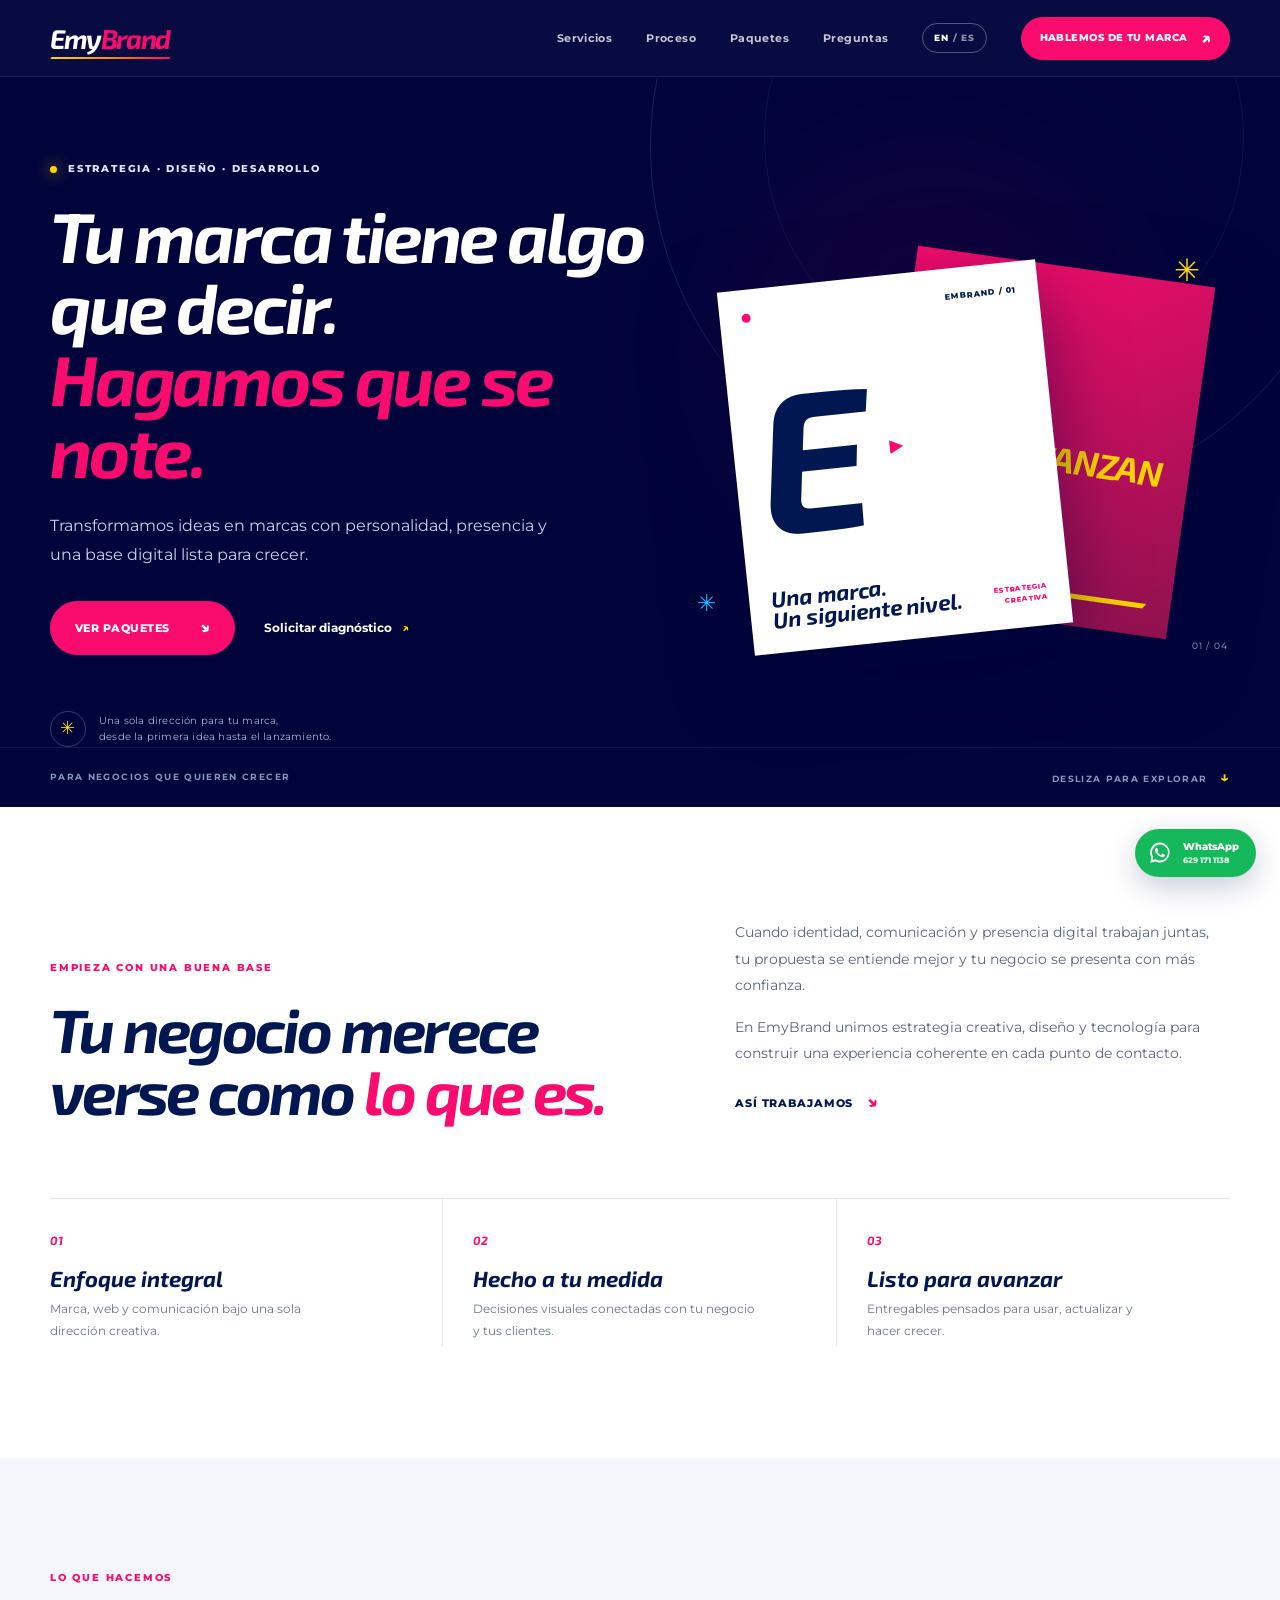
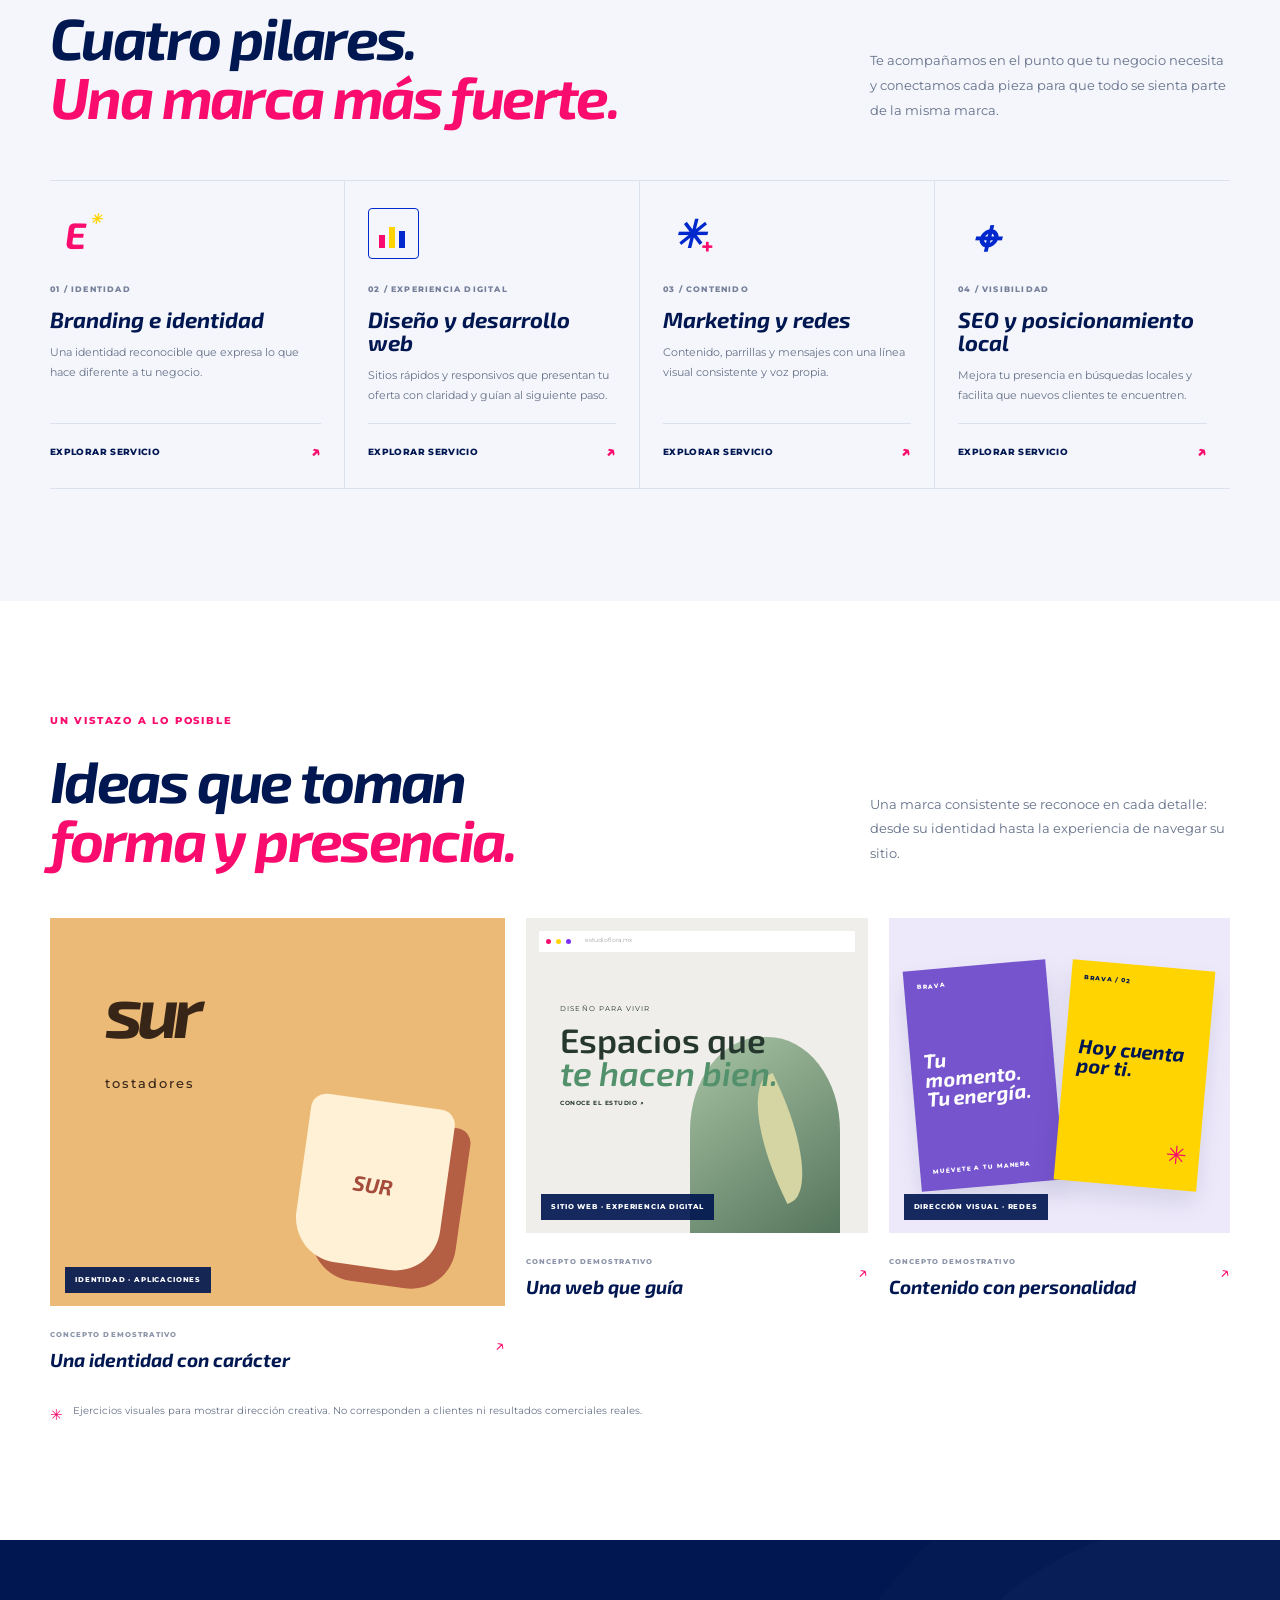
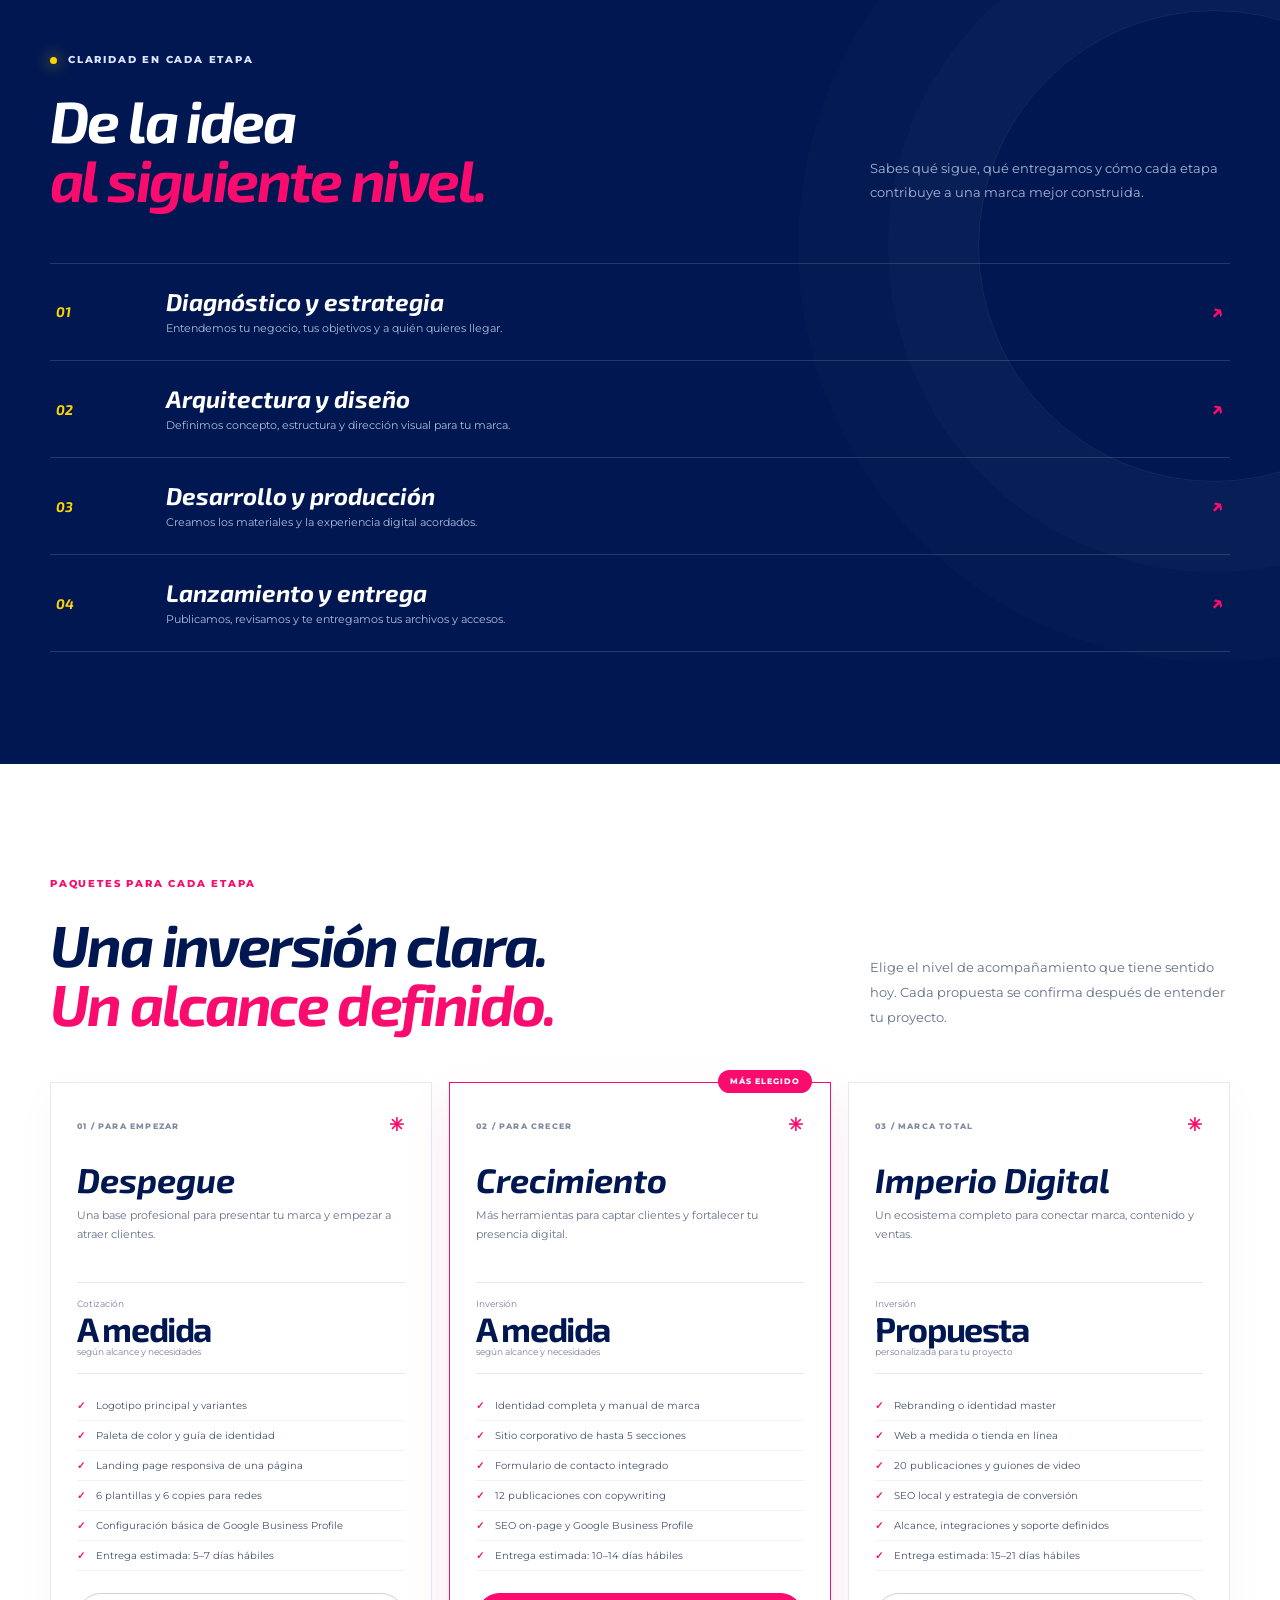
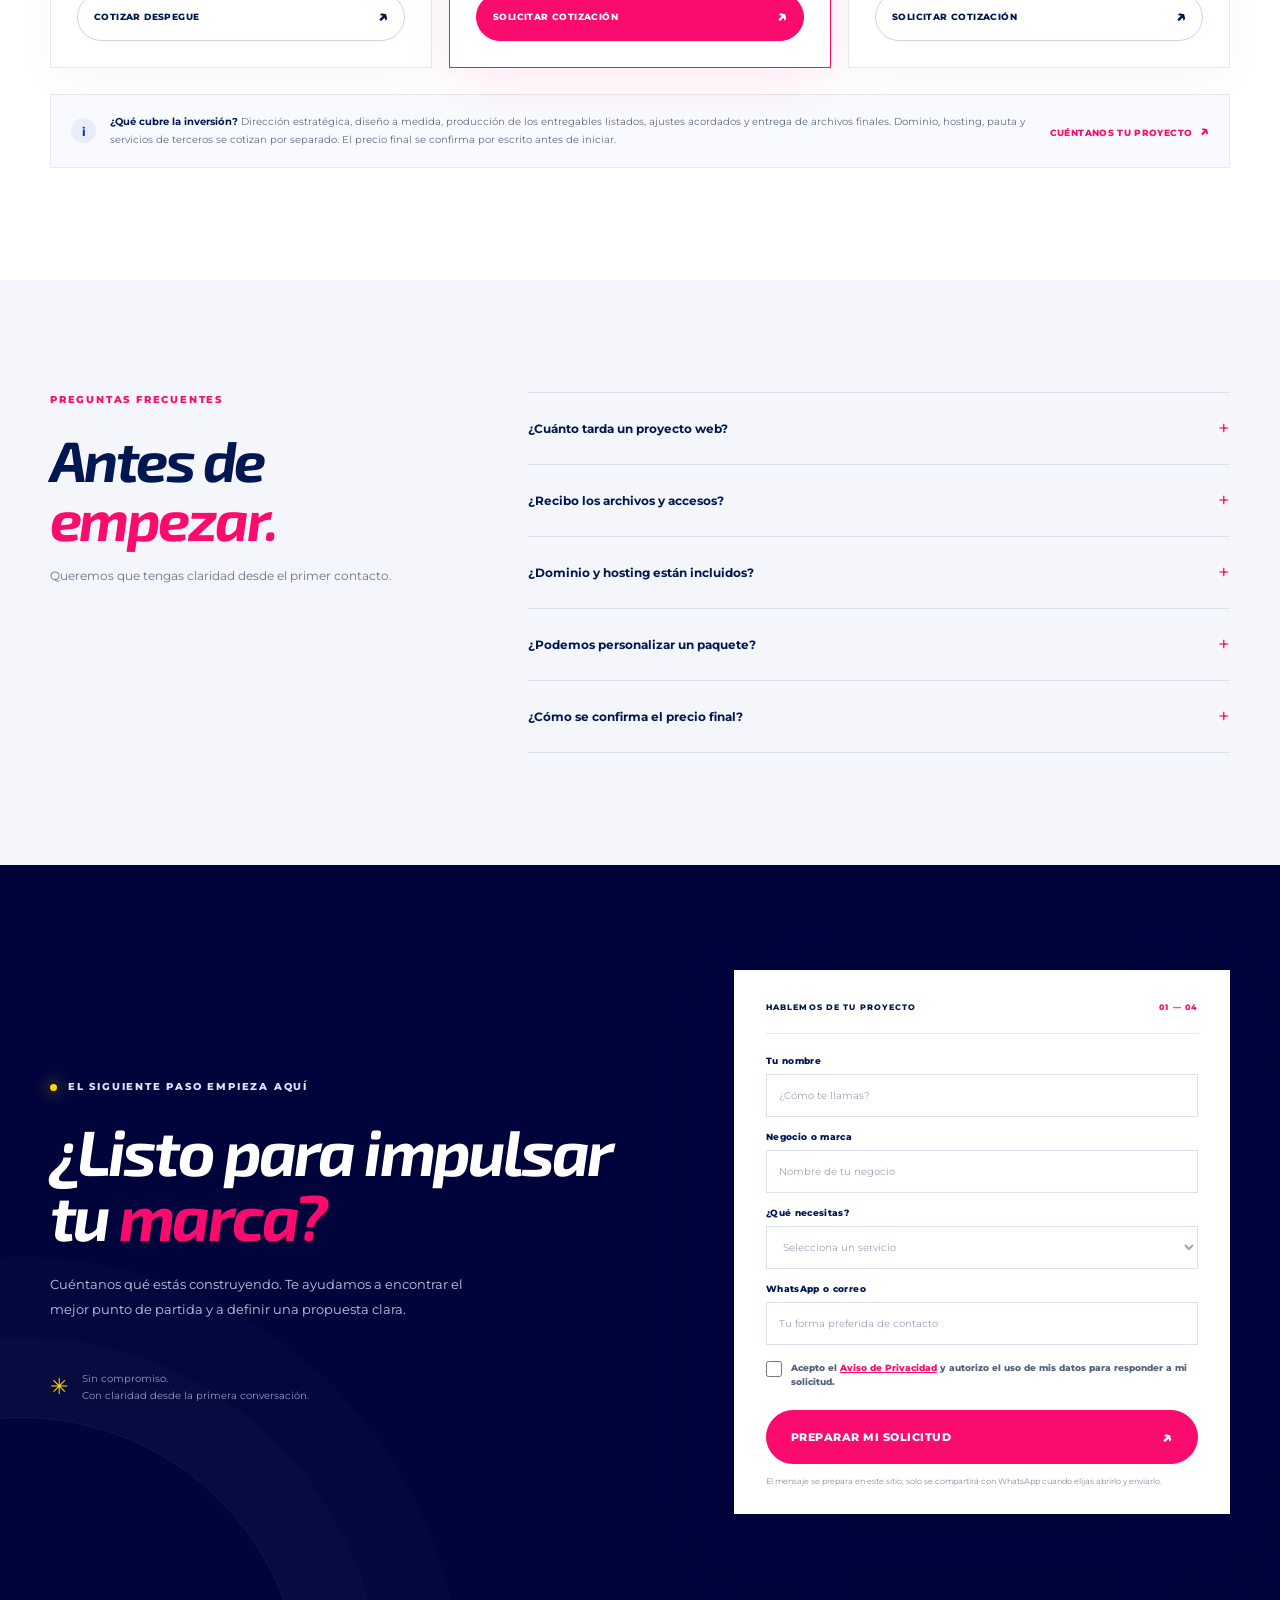
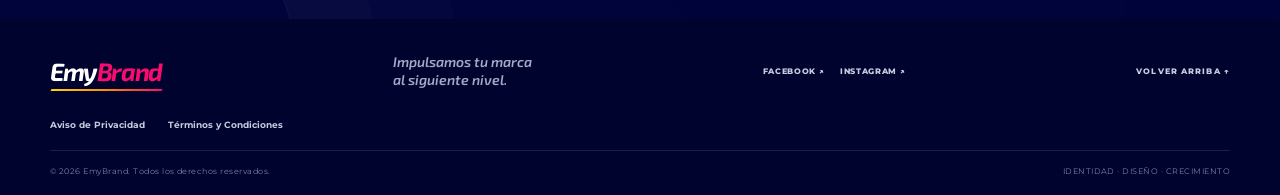
<file: index.html>
<!doctype html>
<html lang="es-MX" translate="no">
  <head>
    <meta charset="utf-8">
    <meta name="viewport" content="width=device-width, initial-scale=1">
    <meta name="theme-color" content="#001751">
    <meta name="description" content="EmyBrand impulsa marcas con estrategia, identidad visual, desarrollo web y posicionamiento digital. Paquetes claros para hacer crecer tu negocio.">
    <title>EmyBrand — Impulsamos tu marca al siguiente nivel</title>
    <link rel="preconnect" href="https://fonts.googleapis.com">
    <link rel="preconnect" href="https://fonts.gstatic.com" crossorigin>
    <link href="https://fonts.googleapis.com/css2?family=Exo+2:ital,wght@0,500;0,600;0,700;1,600;1,700&family=Montserrat:wght@400;500;600;700;800&display=swap" rel="stylesheet">
    <link rel="stylesheet" href="styles.css?v=20261121-1">
  </head>
  <body>
    <a class="skip-link" href="#contenido">Saltar al contenido</a>
    <header class="site-header" id="inicio">
      <div class="container nav-wrap">
        <a class="wordmark" href="#inicio" aria-label="EmyBrand, inicio"><span>Emy</span><b>Brand</b><i aria-hidden="true"></i></a>
        <button class="menu-toggle" aria-expanded="false" aria-controls="main-nav" aria-label="Abrir menú"><span></span><span></span></button>
        <nav id="main-nav" class="main-nav" aria-label="Navegación principal">
          <a href="#servicios">Servicios</a><a href="#proceso">Proceso</a><a href="#paquetes">Paquetes</a><a href="#preguntas">Preguntas</a>
          <button class="language-toggle" id="language-toggle" type="button" aria-label="Switch to English">EN <span>/ ES</span></button>
          <a class="button button-small" href="#diagnostico">Hablemos de tu marca <span aria-hidden="true">↗</span></a>
        </nav>
      </div>
    </header>

    <main id="contenido">
      <section class="hero section-dark">
        <div class="hero-orbit orbit-one"></div><div class="hero-orbit orbit-two"></div><div class="hero-glow"></div>
        <div class="container hero-grid">
          <div class="hero-copy">
            <p class="eyebrow"><span class="eyebrow-dot"></span> ESTRATEGIA · DISEÑO · DESARROLLO</p>
            <h1>Tu marca tiene algo que decir.<br><em>Hagamos que se note.</em></h1>
            <p class="hero-lede">Transformamos ideas en marcas con personalidad, presencia y una base digital lista para crecer.</p>
            <div class="hero-actions"><a class="button" href="#paquetes">Ver paquetes <span aria-hidden="true">↘</span></a><a class="text-link" href="#diagnostico">Solicitar diagnóstico <span aria-hidden="true">↗</span></a></div>
            <div class="hero-proof"><span class="proof-mark">✳</span><span>Una sola dirección para tu marca,<br>desde la primera idea hasta el lanzamiento.</span></div>
          </div>
          <div class="hero-art" aria-label="Composición gráfica abstracta de marca" role="img">
            <div class="art-card art-back"><span>IDEAS</span><span>QUE AVANZAN</span><div class="art-line"></div></div>
            <div class="art-card art-front"><div class="art-top"><span class="art-dot"></span><span>EMBRAND / 01</span></div><div class="art-e">E<span>▶</span></div><div class="art-bottom"><b>Una marca.<br>Un siguiente nivel.</b><span>ESTRATEGIA CREATIVA</span></div></div>
            <span class="art-star star-a">✳</span><span class="art-star star-b">✳</span><span class="art-index">01 / 04</span>
          </div>
        </div>
        <div class="hero-footer"><div class="container hero-footer-inner"><span>PARA NEGOCIOS QUE QUIEREN CRECER</span><span class="scroll-note">DESLIZA PARA EXPLORAR <b>↓</b></span></div></div>
      </section>

      <section class="intro section-pad">
        <div class="container intro-grid"><div><p class="eyebrow eyebrow-blue">EMPIEZA CON UNA BUENA BASE</p><h2>Tu negocio merece<br>verse como <em>lo que es.</em></h2></div><div class="intro-copy"><p>Cuando identidad, comunicación y presencia digital trabajan juntas, tu propuesta se entiende mejor y tu negocio se presenta con más confianza.</p><p>En EmyBrand unimos estrategia creativa, diseño y tecnología para construir una experiencia coherente en cada punto de contacto.</p><a class="arrow-link" href="#proceso">Así trabajamos <span>↘</span></a></div></div>
        <div class="container value-strip"><article><span class="value-num">01</span><h3>Enfoque integral</h3><p>Marca, web y comunicación bajo una sola dirección creativa.</p></article><article><span class="value-num">02</span><h3>Hecho a tu medida</h3><p>Decisiones visuales conectadas con tu negocio y tus clientes.</p></article><article><span class="value-num">03</span><h3>Listo para avanzar</h3><p>Entregables pensados para usar, actualizar y hacer crecer.</p></article></div>
      </section>

      <section class="services section-tint section-pad" id="servicios">
        <div class="container"><div class="section-heading"><div><p class="eyebrow eyebrow-blue">LO QUE HACEMOS</p><h2>Cuatro pilares.<br><em>Una marca más fuerte.</em></h2></div><p>Te acompañamos en el punto que tu negocio necesita y conectamos cada pieza para que todo se sienta parte de la misma marca.</p></div>
          <div class="service-grid">
            <article class="service-card"><div class="service-icon icon-brand">E<span>✳</span></div><span class="card-kicker">01 / IDENTIDAD</span><h3>Branding e identidad</h3><p>Una identidad reconocible que expresa lo que hace diferente a tu negocio.</p><a href="#diagnostico" aria-label="Consultar branding e identidad">Explorar servicio <span>↗</span></a></article>
            <article class="service-card"><div class="service-icon icon-web"><span></span><span></span><span></span></div><span class="card-kicker">02 / EXPERIENCIA DIGITAL</span><h3>Diseño y desarrollo web</h3><p>Sitios rápidos y responsivos que presentan tu oferta con claridad y guían al siguiente paso.</p><a href="#diagnostico" aria-label="Consultar diseño y desarrollo web">Explorar servicio <span>↗</span></a></article>
            <article class="service-card"><div class="service-icon icon-social">✳<span>+</span></div><span class="card-kicker">03 / CONTENIDO</span><h3>Marketing y redes</h3><p>Contenido, parrillas y mensajes con una línea visual consistente y voz propia.</p><a href="#diagnostico" aria-label="Consultar marketing y redes">Explorar servicio <span>↗</span></a></article>
            <article class="service-card"><div class="service-icon icon-local">⌖</div><span class="card-kicker">04 / VISIBILIDAD</span><h3>SEO y posicionamiento local</h3><p>Mejora tu presencia en búsquedas locales y facilita que nuevos clientes te encuentren.</p><a href="#diagnostico" aria-label="Consultar SEO y posicionamiento local">Explorar servicio <span>↗</span></a></article>
          </div>
        </div>
      </section>

      <section class="portfolio section-pad" id="proyectos">
        <div class="container"><div class="section-heading portfolio-heading"><div><p class="eyebrow eyebrow-blue">UN VISTAZO A LO POSIBLE</p><h2>Ideas que toman<br><em>forma y presencia.</em></h2></div><p>Una marca consistente se reconoce en cada detalle: desde su identidad hasta la experiencia de navegar su sitio.</p></div>
          <div class="portfolio-grid">
            <article class="project project-large"><div class="project-visual project-cafe"><div class="mock-brand">sur<br><i>tostadores</i></div><div class="mock-cup"><span>SUR</span></div><span class="mock-label">IDENTIDAD · APLICACIONES</span></div><div class="project-caption"><div><span>CONCEPTO DEMOSTRATIVO</span><h3>Una identidad con carácter</h3></div><span class="project-arrow">↗</span></div></article>
            <article class="project"><div class="project-visual project-web"><div class="browser-bar"><i></i><i></i><i></i><span>estudioflora.mx</span></div><div class="web-hero"><small>DISEÑO PARA VIVIR</small><b>Espacios que<br><em>te hacen bien.</em></b><span>CONOCE EL ESTUDIO&nbsp; ↗</span></div><div class="web-photo"></div><span class="mock-label">SITIO WEB · EXPERIENCIA DIGITAL</span></div><div class="project-caption"><div><span>CONCEPTO DEMOSTRATIVO</span><h3>Una web que guía</h3></div><span class="project-arrow">↗</span></div></article>
            <article class="project"><div class="project-visual project-social"><div class="social-tile tile-one"><span>BRAVA</span><b>Tu momento.<br>Tu energía.</b><small>MUÉVETE A TU MANERA</small></div><div class="social-tile tile-two"><span>BRAVA / 02</span><b>Hoy cuenta<br>por ti.</b><i>✳</i></div><span class="mock-label">DIRECCIÓN VISUAL · REDES</span></div><div class="project-caption"><div><span>CONCEPTO DEMOSTRATIVO</span><h3>Contenido con personalidad</h3></div><span class="project-arrow">↗</span></div></article>
          </div>
          <p class="portfolio-note"><span>✳</span> Ejercicios visuales para mostrar dirección creativa. No corresponden a clientes ni resultados comerciales reales.</p>
        </div>
      </section>

      <section class="process section-dark section-pad" id="proceso">
        <div class="container"><div class="section-heading process-heading"><div><p class="eyebrow"><span class="eyebrow-dot"></span> CLARIDAD EN CADA ETAPA</p><h2>De la idea<br><em>al siguiente nivel.</em></h2></div><p>Sabes qué sigue, qué entregamos y cómo cada etapa contribuye a una marca mejor construida.</p></div>
          <div class="process-steps"><article><span>01</span><div><h3>Diagnóstico y estrategia</h3><p>Entendemos tu negocio, tus objetivos y a quién quieres llegar.</p></div><b>↗</b></article><article><span>02</span><div><h3>Arquitectura y diseño</h3><p>Definimos concepto, estructura y dirección visual para tu marca.</p></div><b>↗</b></article><article><span>03</span><div><h3>Desarrollo y producción</h3><p>Creamos los materiales y la experiencia digital acordados.</p></div><b>↗</b></article><article><span>04</span><div><h3>Lanzamiento y entrega</h3><p>Publicamos, revisamos y te entregamos tus archivos y accesos.</p></div><b>↗</b></article></div>
        </div>
      </section>

      <section class="pricing section-pad" id="paquetes">
        <div class="container"><div class="section-heading pricing-heading"><div><p class="eyebrow eyebrow-blue">PAQUETES PARA CADA ETAPA</p><h2>Una inversión clara.<br><em>Un alcance definido.</em></h2></div><p>Elige el nivel de acompañamiento que tiene sentido hoy. Cada propuesta se confirma después de entender tu proyecto.</p></div>
          <div class="pricing-grid">
            <article class="price-card"><div class="price-top"><span>01 / PARA EMPEZAR</span><span class="price-spark">✳</span></div><h3>Despegue</h3><p class="price-desc">Una base profesional para presentar tu marca y empezar a atraer clientes.</p><div class="price-amount"><small>Cotización</small><strong>A medida</strong><small>según alcance y necesidades</small></div><ul><li>Logotipo principal y variantes</li><li>Paleta de color y guía de identidad</li><li>Landing page responsiva de una página</li><li>6 plantillas y 6 copies para redes</li><li>Configuración básica de Google Business Profile</li><li>Entrega estimada: 5–7 días hábiles</li></ul><a class="button button-outline" href="#diagnostico" data-package="Despegue">Cotizar Despegue <span>↗</span></a></article>
            <article class="price-card price-featured"><div class="popular-pill">MÁS ELEGIDO</div><div class="price-top"><span>02 / PARA CRECER</span><span class="price-spark">✳</span></div><h3>Crecimiento</h3><p class="price-desc">Más herramientas para captar clientes y fortalecer tu presencia digital.</p><div class="price-amount"><small>Inversión</small><strong>A medida</strong><small>según alcance y necesidades</small></div><ul><li>Identidad completa y manual de marca</li><li>Sitio corporativo de hasta 5 secciones</li><li>Formulario de contacto integrado</li><li>12 publicaciones con copywriting</li><li>SEO on-page y Google Business Profile</li><li>Entrega estimada: 10–14 días hábiles</li></ul><a class="button" href="#diagnostico" data-package="Crecimiento">Solicitar cotización <span>↗</span></a></article>
            <article class="price-card"><div class="price-top"><span>03 / MARCA TOTAL</span><span class="price-spark">✳</span></div><h3>Imperio Digital</h3><p class="price-desc">Un ecosistema completo para conectar marca, contenido y ventas.</p><div class="price-amount"><small>Inversión</small><strong>Propuesta</strong><small>personalizada para tu proyecto</small></div><ul><li>Rebranding o identidad master</li><li>Web a medida o tienda en línea</li><li>20 publicaciones y guiones de video</li><li>SEO local y estrategia de conversión</li><li>Alcance, integraciones y soporte definidos</li><li>Entrega estimada: 15–21 días hábiles</li></ul><a class="button button-outline" href="#diagnostico" data-package="Imperio Digital">Solicitar cotización <span>↗</span></a></article>
          </div>
          <div class="price-clarity"><span class="clarity-icon">i</span><p><b>¿Qué cubre la inversión?</b> Dirección estratégica, diseño a medida, producción de los entregables listados, ajustes acordados y entrega de archivos finales. Dominio, hosting, pauta y servicios de terceros se cotizan por separado. El precio final se confirma por escrito antes de iniciar.</p><a href="#diagnostico">Cuéntanos tu proyecto <span>↗</span></a></div>
        </div>
      </section>

      <section class="faq section-tint section-pad" id="preguntas">
        <div class="container faq-grid"><div><p class="eyebrow eyebrow-blue">PREGUNTAS FRECUENTES</p><h2>Antes de<br><em>empezar.</em></h2><p class="faq-intro">Queremos que tengas claridad desde el primer contacto.</p></div><div class="faq-list">
          <details><summary>¿Cuánto tarda un proyecto web?<span>+</span></summary><p>Entre una y tres semanas según el paquete, el alcance y el tiempo de respuesta para revisar avances. La fecha se define en la propuesta.</p></details>
          <details><summary>¿Recibo los archivos y accesos?<span>+</span></summary><p>Sí. Al terminar, entregamos los archivos finales y los accesos acordados para que puedas usar tus materiales y administrar tu sitio.</p></details>
          <details><summary>¿Dominio y hosting están incluidos?<span>+</span></summary><p>Se cotizan por separado. Te asesoramos para que queden registrados a nombre de tu negocio y elegimos la opción adecuada al sitio.</p></details>
          <details><summary>¿Podemos personalizar un paquete?<span>+</span></summary><p>Sí. Cuéntanos tu objetivo y preparamos un alcance a la medida, con entregables, tiempos e inversión por escrito.</p></details>
          <details><summary>¿Cómo se confirma el precio final?<span>+</span></summary><p>Primero conocemos tu proyecto. Después recibes una propuesta con alcance, calendario, inversión y condiciones antes de autorizar el inicio.</p></details>
        </div></div>
      </section>

      <section class="contact section-dark" id="diagnostico">
        <div class="container contact-grid"><div class="contact-copy"><p class="eyebrow"><span class="eyebrow-dot"></span> EL SIGUIENTE PASO EMPIEZA AQUÍ</p><h2>¿Listo para impulsar<br>tu <em>marca?</em></h2><p>Cuéntanos qué estás construyendo. Te ayudamos a encontrar el mejor punto de partida y a definir una propuesta clara.</p><div class="contact-aside"><span>✳</span><p>Sin compromiso.<br>Con claridad desde la primera conversación.</p></div></div>
          <form class="contact-form" id="contact-form"><div class="form-heading"><span>HABLEMOS DE TU PROYECTO</span><span>01 — 04</span></div>
            <label for="name">Tu nombre</label><input id="name" name="name" autocomplete="name" placeholder="¿Cómo te llamas?" required>
            <label for="business">Negocio o marca</label><input id="business" name="business" autocomplete="organization" placeholder="Nombre de tu negocio" required>
            <label for="service">¿Qué necesitas?</label><select id="service" name="service" required><option value="" disabled selected>Selecciona un servicio</option><option>Branding e identidad</option><option>Diseño y desarrollo web</option><option>Marketing y redes sociales</option><option>SEO y posicionamiento local</option><option>Paquete Despegue</option><option>Paquete Crecimiento</option><option>Paquete Imperio Digital</option><option>Una propuesta a medida</option></select>
            <label for="contact">WhatsApp o correo</label><input id="contact" name="contact" autocomplete="email" placeholder="Tu forma preferida de contacto" required>
            <label class="consent-check"><input id="privacy-consent" name="privacy-consent" type="checkbox" required><span>Acepto el <a href="privacidad.html" target="_blank" rel="noopener">Aviso de Privacidad</a> y autorizo el uso de mis datos para responder a mi solicitud.</span></label>
            <button class="button form-submit" type="submit">Preparar mi solicitud <span>↗</span></button>
            <p class="form-privacy">El mensaje se prepara en este sitio; solo se compartirá con WhatsApp cuando elijas abrirlo y enviarlo.</p>
            <div class="form-result" id="form-result" aria-live="polite" hidden><p id="form-message"></p><div class="form-result-actions"><a class="button button-small" id="whatsapp-submit" href="#" target="_blank" rel="noopener">Abrir WhatsApp y enviar <span>↗</span></a><button type="button" class="copy-button" id="copy-message">Copiar mensaje</button></div><span id="copy-status"></span></div>
          </form>
        </div>
      </section>
    </main>
    <footer class="site-footer"><div class="container footer-top"><a class="wordmark footer-mark" href="#inicio"><span>Emy</span><b>Brand</b><i aria-hidden="true"></i></a><p>Impulsamos tu marca<br>al siguiente nivel.</p><div class="social-links" aria-label="Redes sociales"><a href="https://www.facebook.com/share/19DrvTKsGb/" target="_blank" rel="noopener noreferrer" aria-label="Facebook de EmyBrand">Facebook ↗</a><a href="https://www.instagram.com/_emybrand?jplx=MWk4cHk1azBrbGM2eA==" target="_blank" rel="noopener noreferrer" aria-label="Instagram de EmyBrand">Instagram ↗</a></div><a class="back-top" href="#inicio">VOLVER ARRIBA ↑</a></div><div class="container legal-links"><a href="privacidad.html">Aviso de Privacidad</a><a href="terminos.html">Términos y Condiciones</a></div><div class="container footer-bottom"><span>© <span id="year"></span> EmyBrand. Todos los derechos reservados.</span><span>IDENTIDAD · DISEÑO · CRECIMIENTO</span></div></footer>
    <a class="whatsapp-float" href="https://wa.me/526291711138?text=Hola%2C%20EmyBrand.%20Quiero%20informaci%C3%B3n%20sobre%20sus%20servicios." target="_blank" rel="noopener noreferrer" aria-label="Escríbenos por WhatsApp al 629 171 1138"><svg viewBox="0 0 32 32" aria-hidden="true"><path d="M16 3.2A12.2 12.2 0 0 0 5.55 21.7L4 28l6.45-1.52A12.2 12.2 0 1 0 16 3.2Zm0 22.1a9.9 9.9 0 0 1-5.04-1.38l-.36-.21-3.83.9.92-3.73-.23-.38A9.9 9.9 0 1 1 16 25.3Zm5.43-7.42c-.3-.15-1.8-.89-2.08-.99-.28-.1-.48-.15-.69.15-.2.3-.79.99-.97 1.2-.18.2-.36.22-.66.07-.3-.15-1.27-.47-2.42-1.5-.9-.8-1.5-1.79-1.68-2.09-.18-.3-.02-.46.13-.61.14-.14.3-.36.45-.54.15-.18.2-.3.3-.5.1-.2.05-.38-.03-.53-.08-.15-.69-1.66-.95-2.27-.25-.6-.5-.51-.69-.52h-.59c-.2 0-.53.08-.81.38-.28.3-1.06 1.03-1.06 2.53s1.09 2.94 1.24 3.15c.15.2 2.14 3.26 5.18 4.57.72.31 1.28.5 1.72.63.72.23 1.38.2 1.9.12.58-.09 1.8-.74 2.06-1.45.25-.71.25-1.32.18-1.45-.08-.13-.28-.2-.59-.36Z"/></svg><span class="whatsapp-label">WhatsApp <small>629 171 1138</small></span></a>
    <script src="script.js?v=20261121-1"></script>
  </body>
</html>
</file>
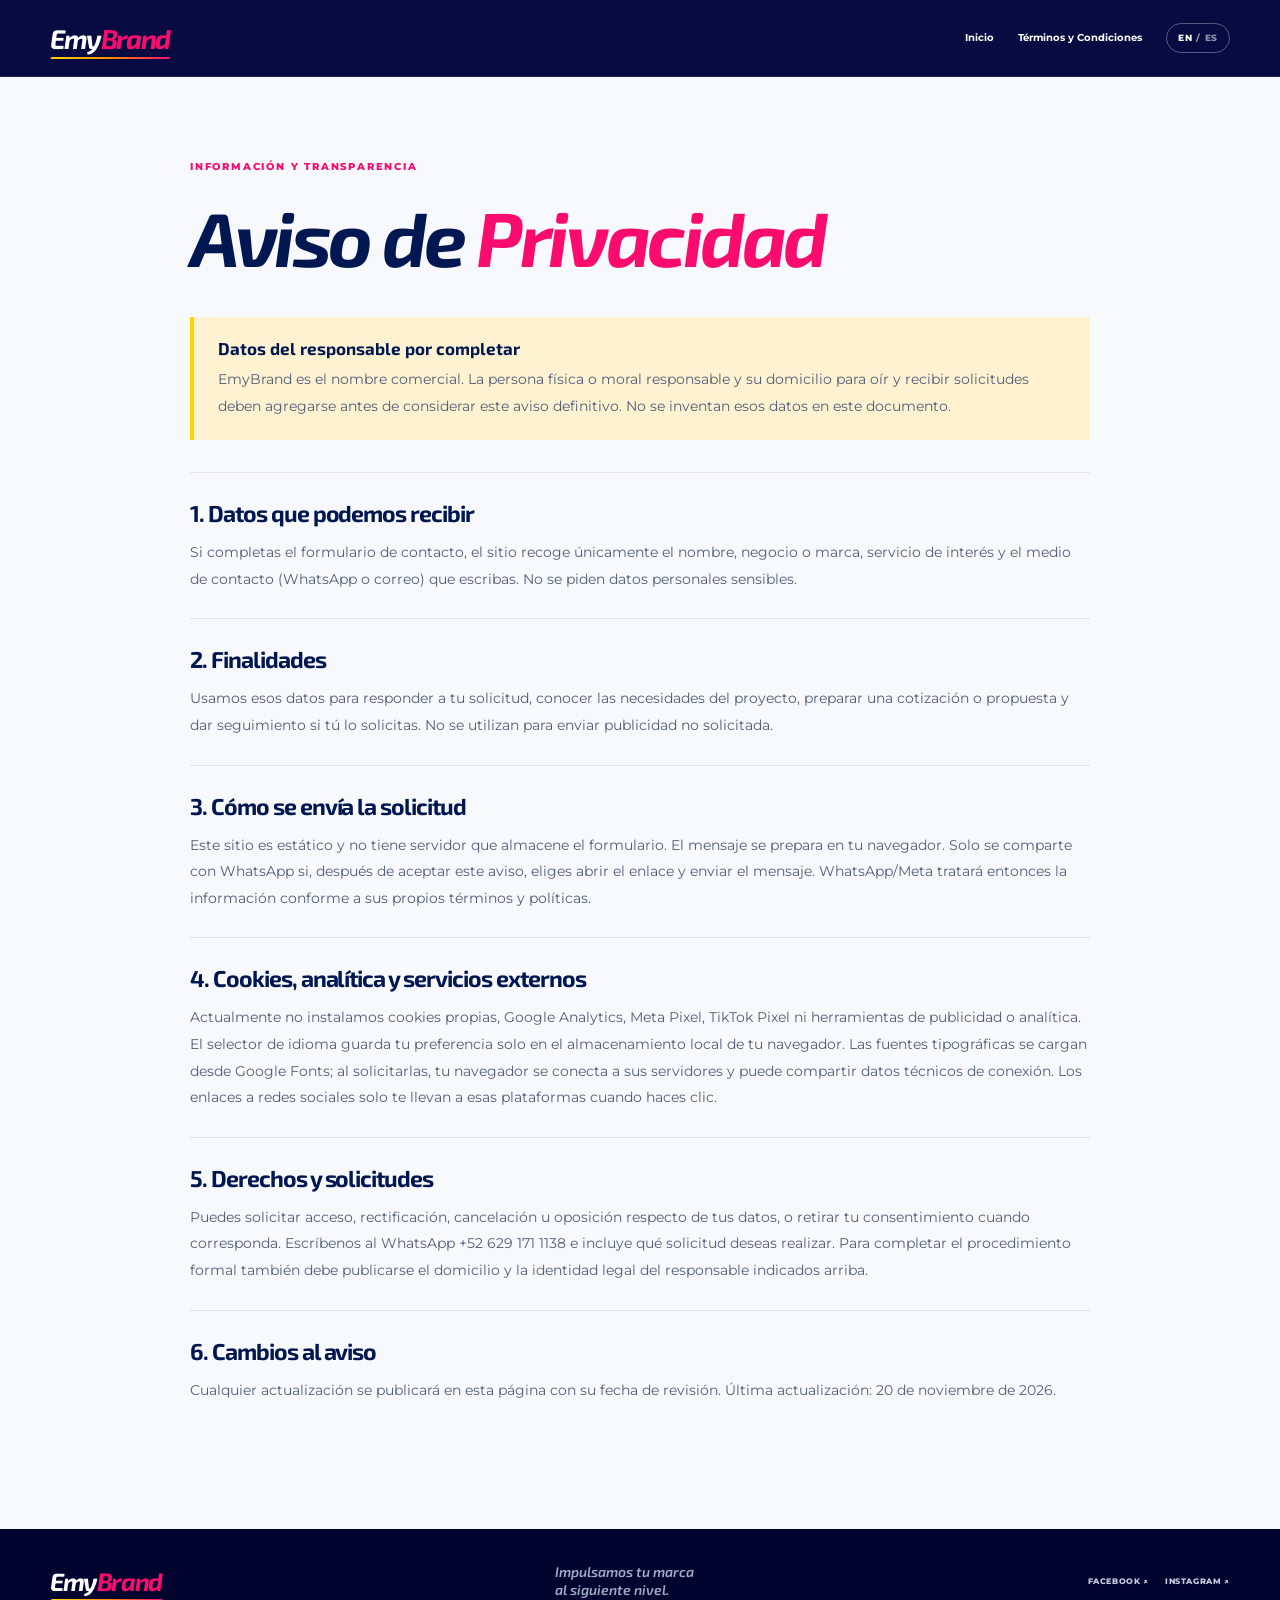
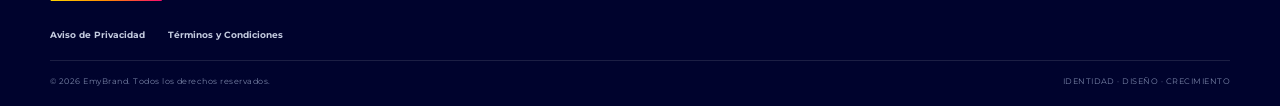
<file: privacidad.html>
<!doctype html>
<html lang="es-MX" translate="no">
<head>
<meta charset="utf-8"><meta name="viewport" content="width=device-width, initial-scale=1"><meta name="theme-color" content="#001751">
<meta name="description" content="Aviso de privacidad de EmyBrand: datos recabados, finalidades y medios para ejercer derechos sobre datos personales.">
<title>Aviso de Privacidad | EmyBrand</title><link rel="preconnect" href="https://fonts.googleapis.com"><link rel="preconnect" href="https://fonts.gstatic.com" crossorigin><link href="https://fonts.googleapis.com/css2?family=Exo+2:ital,wght@0,500;0,600;0,700;1,600;1,700&family=Montserrat:wght@400;500;600;700;800&display=swap" rel="stylesheet"><link rel="stylesheet" href="styles.css?v=20261121-1">
</head><body class="legal-page">
<header class="site-header"><div class="container nav-wrap"><a class="wordmark" href="index.html"><span>Emy</span><b>Brand</b><i aria-hidden="true"></i></a><nav class="legal-nav"><a href="index.html" data-es="Inicio" data-en="Home">Inicio</a><a href="terminos.html" data-es="Términos y Condiciones" data-en="Terms & Conditions">Términos y Condiciones</a><button class="language-toggle" id="legal-language" type="button">EN <span>/ ES</span></button></nav></div></header>
<main class="container legal-content"><p class="eyebrow eyebrow-blue" data-es="INFORMACIÓN Y TRANSPARENCIA" data-en="INFORMATION & TRANSPARENCY">INFORMACIÓN Y TRANSPARENCIA</p><h1 data-es="Aviso de <em>Privacidad</em>" data-en="Privacy <em>Notice</em>">Aviso de <em>Privacidad</em></h1>
<div class="legal-callout"><strong data-es="Datos del responsable por completar" data-en="Controller details need completion">Datos del responsable por completar</strong><p data-es="EmyBrand es el nombre comercial. La persona física o moral responsable y su domicilio para oír y recibir solicitudes deben agregarse antes de considerar este aviso definitivo. No se inventan esos datos en este documento." data-en="EmyBrand is the trade name. The responsible individual or legal entity and its address for receiving requests must be added before this notice is considered final. Those details are not invented here.">EmyBrand es el nombre comercial. La persona física o moral responsable y su domicilio para oír y recibir solicitudes deben agregarse antes de considerar este aviso definitivo. No se inventan esos datos en este documento.</p></div>
<section><h2 data-es="1. Datos que podemos recibir" data-en="1. Information we may receive">1. Datos que podemos recibir</h2><p data-es="Si completas el formulario de contacto, el sitio recoge únicamente el nombre, negocio o marca, servicio de interés y el medio de contacto (WhatsApp o correo) que escribas. No se piden datos personales sensibles." data-en="If you complete the contact form, the site collects only the name, business or brand, service of interest, and contact method (WhatsApp or email) you enter. Sensitive personal data is not requested.">Si completas el formulario de contacto, el sitio recoge únicamente el nombre, negocio o marca, servicio de interés y el medio de contacto (WhatsApp o correo) que escribas. No se piden datos personales sensibles.</p></section>
<section><h2 data-es="2. Finalidades" data-en="2. Purposes">2. Finalidades</h2><p data-es="Usamos esos datos para responder a tu solicitud, conocer las necesidades del proyecto, preparar una cotización o propuesta y dar seguimiento si tú lo solicitas. No se utilizan para enviar publicidad no solicitada." data-en="We use this information to respond to your inquiry, understand project needs, prepare a quote or proposal, and follow up when you request it. It is not used for unsolicited advertising.">Usamos esos datos para responder a tu solicitud, conocer las necesidades del proyecto, preparar una cotización o propuesta y dar seguimiento si tú lo solicitas. No se utilizan para enviar publicidad no solicitada.</p></section>
<section><h2 data-es="3. Cómo se envía la solicitud" data-en="3. How your inquiry is sent">3. Cómo se envía la solicitud</h2><p data-es="Este sitio es estático y no tiene servidor que almacene el formulario. El mensaje se prepara en tu navegador. Solo se comparte con WhatsApp si, después de aceptar este aviso, eliges abrir el enlace y enviar el mensaje. WhatsApp/Meta tratará entonces la información conforme a sus propios términos y políticas." data-en="This is a static website with no server that stores the form. The message is prepared in your browser. It is shared with WhatsApp only if, after accepting this notice, you choose to open the link and send the message. WhatsApp/Meta then handles the information under its own terms and privacy policies.">Este sitio es estático y no tiene servidor que almacene el formulario. El mensaje se prepara en tu navegador. Solo se comparte con WhatsApp si, después de aceptar este aviso, eliges abrir el enlace y enviar el mensaje. WhatsApp/Meta tratará entonces la información conforme a sus propios términos y políticas.</p></section>
<section><h2 data-es="4. Cookies, analítica y servicios externos" data-en="4. Cookies, analytics and third-party services">4. Cookies, analítica y servicios externos</h2><p data-es="Actualmente no instalamos cookies propias, Google Analytics, Meta Pixel, TikTok Pixel ni herramientas de publicidad o analítica. El selector de idioma guarda tu preferencia solo en el almacenamiento local de tu navegador. Las fuentes tipográficas se cargan desde Google Fonts; al solicitarlas, tu navegador se conecta a sus servidores y puede compartir datos técnicos de conexión. Los enlaces a redes sociales solo te llevan a esas plataformas cuando haces clic." data-en="We currently do not set first-party cookies or use Google Analytics, Meta Pixel, TikTok Pixel, or advertising or analytics tools. The language selector stores your preference only in your browser's local storage. Fonts are loaded from Google Fonts; when requested, your browser connects to its servers and may share technical connection data. Social links take you to those platforms only when you click them.">Actualmente no instalamos cookies propias, Google Analytics, Meta Pixel, TikTok Pixel ni herramientas de publicidad o analítica. El selector de idioma guarda tu preferencia solo en el almacenamiento local de tu navegador. Las fuentes tipográficas se cargan desde Google Fonts; al solicitarlas, tu navegador se conecta a sus servidores y puede compartir datos técnicos de conexión. Los enlaces a redes sociales solo te llevan a esas plataformas cuando haces clic.</p></section>
<section><h2 data-es="5. Derechos y solicitudes" data-en="5. Your rights and requests">5. Derechos y solicitudes</h2><p data-es="Puedes solicitar acceso, rectificación, cancelación u oposición respecto de tus datos, o retirar tu consentimiento cuando corresponda. Escríbenos al WhatsApp +52 629 171 1138 e incluye qué solicitud deseas realizar. Para completar el procedimiento formal también debe publicarse el domicilio y la identidad legal del responsable indicados arriba." data-en="You may request access, correction, deletion, or objection regarding your information, or withdraw consent where applicable. Contact us on WhatsApp at +52 629 171 1138 and state your request. The controller's legal identity and address above must also be published to complete the formal process.">Puedes solicitar acceso, rectificación, cancelación u oposición respecto de tus datos, o retirar tu consentimiento cuando corresponda. Escríbenos al WhatsApp +52 629 171 1138 e incluye qué solicitud deseas realizar. Para completar el procedimiento formal también debe publicarse el domicilio y la identidad legal del responsable indicados arriba.</p></section>
<section><h2 data-es="6. Cambios al aviso" data-en="6. Changes to this notice">6. Cambios al aviso</h2><p data-es="Cualquier actualización se publicará en esta página con su fecha de revisión. Última actualización: 20 de noviembre de 2026." data-en="Updates will be published on this page with a revision date. Last updated: November 20, 2026.">Cualquier actualización se publicará en esta página con su fecha de revisión. Última actualización: 20 de noviembre de 2026.</p></section>
</main><footer class="site-footer"><div class="container footer-top"><a class="wordmark footer-mark" href="index.html"><span>Emy</span><b>Brand</b><i aria-hidden="true"></i></a><p data-es="Impulsamos tu marca<br>al siguiente nivel." data-en="We help your brand move forward<br>to the next level.">Impulsamos tu marca<br>al siguiente nivel.</p><div class="social-links"><a href="https://www.facebook.com/share/19DrvTKsGb/" target="_blank" rel="noopener noreferrer">Facebook ↗</a><a href="https://www.instagram.com/_emybrand?jplx=MWk4cHk1azBrbGM2eA==" target="_blank" rel="noopener noreferrer">Instagram ↗</a></div></div><div class="container legal-links"><a href="privacidad.html" data-es="Aviso de Privacidad" data-en="Privacy Notice">Aviso de Privacidad</a><a href="terminos.html" data-es="Términos y Condiciones" data-en="Terms & Conditions">Términos y Condiciones</a></div><div class="container footer-bottom"><span>© <span class="legal-year"></span> EmyBrand. <span data-es="Todos los derechos reservados." data-en="All rights reserved.">Todos los derechos reservados.</span></span><span>IDENTIDAD · DISEÑO · CRECIMIENTO</span></div></footer><script src="legal.js?v=20261121-1"></script></body></html>
</file>
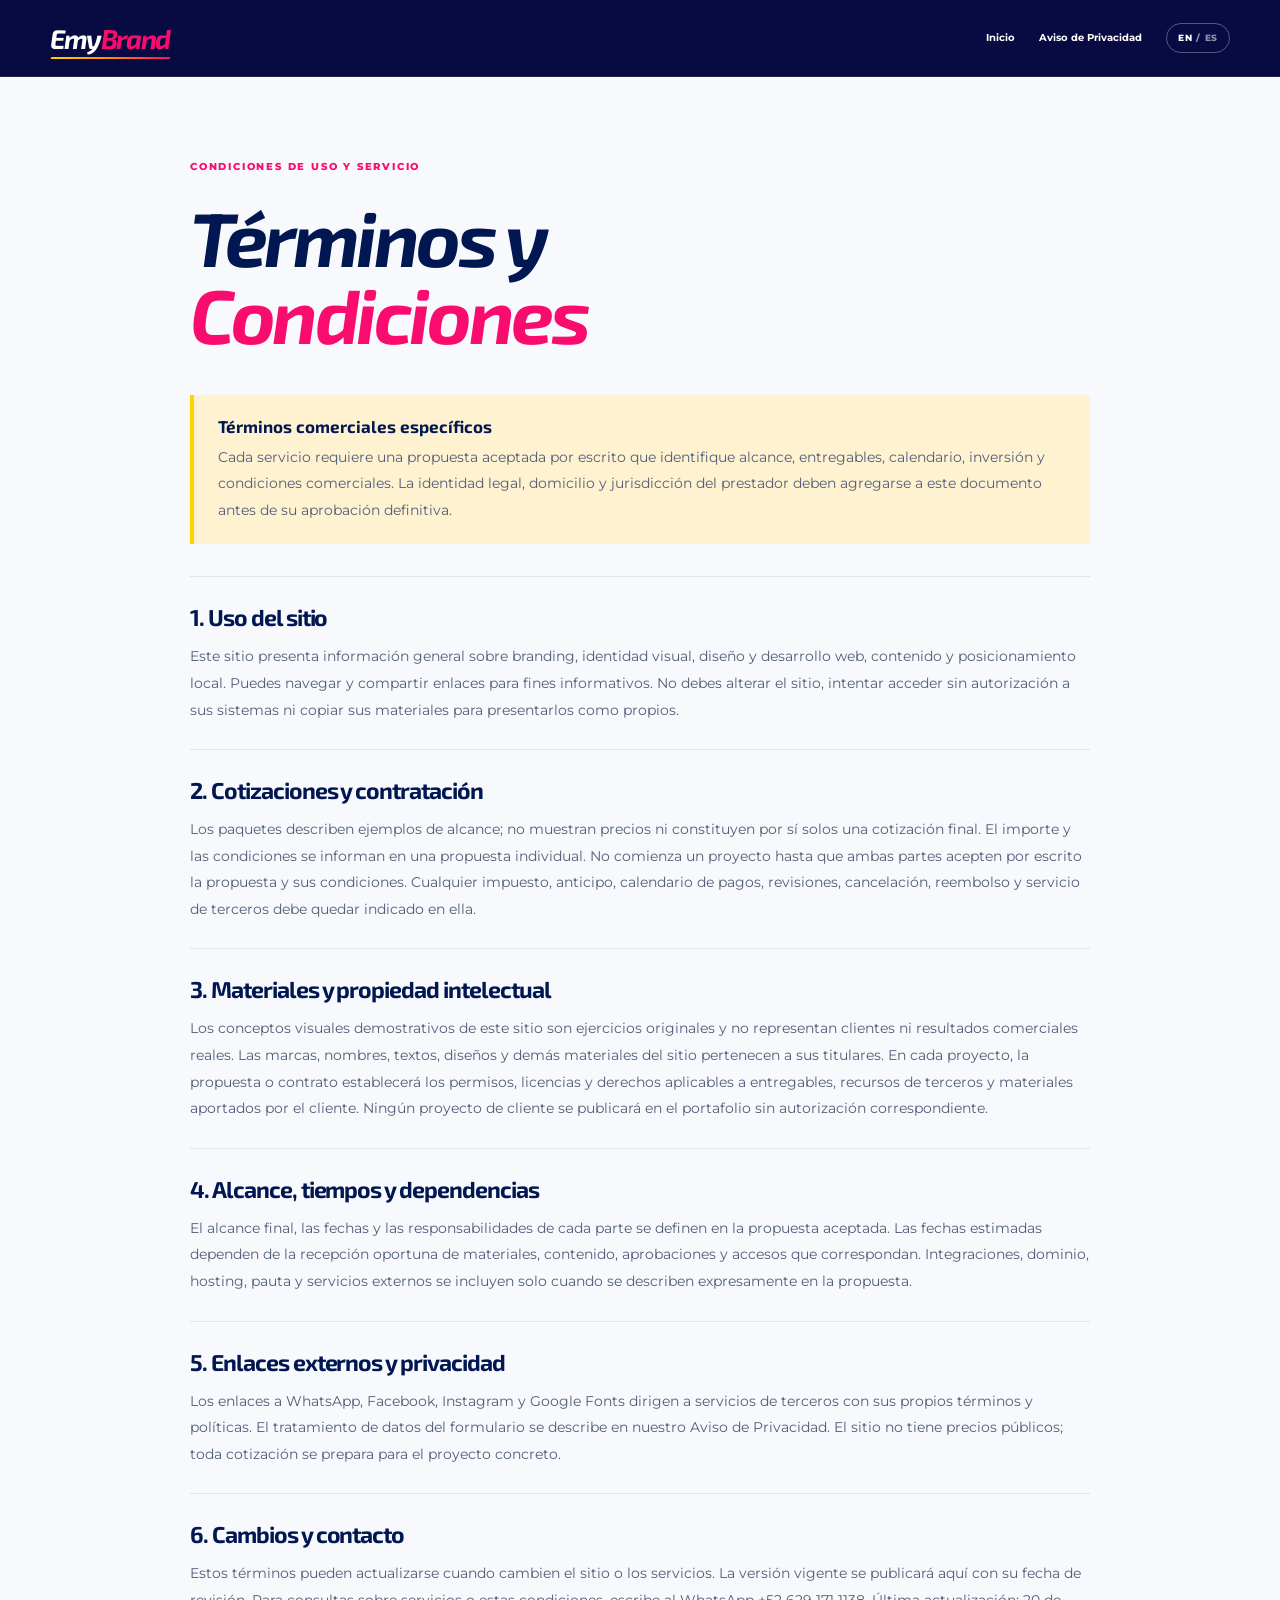
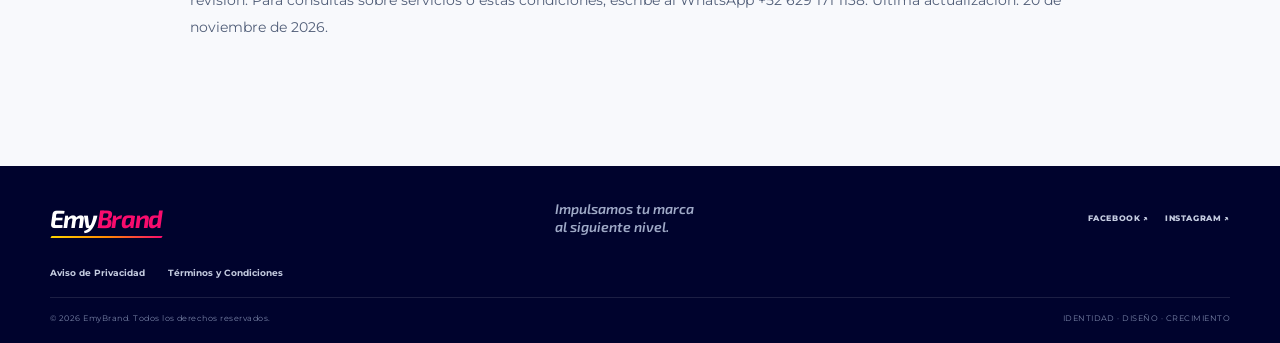
<file: terminos.html>
<!doctype html>
<html lang="es-MX" translate="no"><head><meta charset="utf-8"><meta name="viewport" content="width=device-width, initial-scale=1"><meta name="theme-color" content="#001751"><meta name="description" content="Términos y condiciones de uso del sitio y contratación de servicios de EmyBrand."><title>Términos y Condiciones | EmyBrand</title><link rel="preconnect" href="https://fonts.googleapis.com"><link rel="preconnect" href="https://fonts.gstatic.com" crossorigin><link href="https://fonts.googleapis.com/css2?family=Exo+2:ital,wght@0,500;0,600;0,700;1,600;1,700&family=Montserrat:wght@400;500;600;700;800&display=swap" rel="stylesheet"><link rel="stylesheet" href="styles.css?v=20261121-1"></head><body class="legal-page">
<header class="site-header"><div class="container nav-wrap"><a class="wordmark" href="index.html"><span>Emy</span><b>Brand</b><i aria-hidden="true"></i></a><nav class="legal-nav"><a href="index.html" data-es="Inicio" data-en="Home">Inicio</a><a href="privacidad.html" data-es="Aviso de Privacidad" data-en="Privacy Notice">Aviso de Privacidad</a><button class="language-toggle" id="legal-language" type="button">EN <span>/ ES</span></button></nav></div></header>
<main class="container legal-content"><p class="eyebrow eyebrow-blue" data-es="CONDICIONES DE USO Y SERVICIO" data-en="SITE & SERVICE TERMS">CONDICIONES DE USO Y SERVICIO</p><h1 data-es="Términos y <em>Condiciones</em>" data-en="Terms & <em>Conditions</em>">Términos y <em>Condiciones</em></h1>
<div class="legal-callout"><strong data-es="Términos comerciales específicos" data-en="Project-specific commercial terms">Términos comerciales específicos</strong><p data-es="Cada servicio requiere una propuesta aceptada por escrito que identifique alcance, entregables, calendario, inversión y condiciones comerciales. La identidad legal, domicilio y jurisdicción del prestador deben agregarse a este documento antes de su aprobación definitiva." data-en="Each service requires a written proposal accepted by both parties that identifies scope, deliverables, schedule, quote, and commercial terms. The provider's legal identity, address, and jurisdiction must be added to this document before final approval.">Cada servicio requiere una propuesta aceptada por escrito que identifique alcance, entregables, calendario, inversión y condiciones comerciales. La identidad legal, domicilio y jurisdicción del prestador deben agregarse a este documento antes de su aprobación definitiva.</p></div>
<section><h2 data-es="1. Uso del sitio" data-en="1. Website use">1. Uso del sitio</h2><p data-es="Este sitio presenta información general sobre branding, identidad visual, diseño y desarrollo web, contenido y posicionamiento local. Puedes navegar y compartir enlaces para fines informativos. No debes alterar el sitio, intentar acceder sin autorización a sus sistemas ni copiar sus materiales para presentarlos como propios." data-en="This website provides general information about branding, visual identity, web design and development, content, and local visibility. You may browse and share links for informational purposes. You may not alter the site, attempt unauthorized access to its systems, or copy materials and claim them as your own.">Este sitio presenta información general sobre branding, identidad visual, diseño y desarrollo web, contenido y posicionamiento local. Puedes navegar y compartir enlaces para fines informativos. No debes alterar el sitio, intentar acceder sin autorización a sus sistemas ni copiar sus materiales para presentarlos como propios.</p></section>
<section><h2 data-es="2. Cotizaciones y contratación" data-en="2. Quotes and engagement">2. Cotizaciones y contratación</h2><p data-es="Los paquetes describen ejemplos de alcance; no muestran precios ni constituyen por sí solos una cotización final. El importe y las condiciones se informan en una propuesta individual. No comienza un proyecto hasta que ambas partes acepten por escrito la propuesta y sus condiciones. Cualquier impuesto, anticipo, calendario de pagos, revisiones, cancelación, reembolso y servicio de terceros debe quedar indicado en ella." data-en="Packages describe example scopes; they display no prices and are not, by themselves, a final quote. The amount and terms are provided in an individual proposal. Work does not begin until both parties accept the proposal and its terms in writing. Applicable taxes, deposits, payment schedule, revisions, cancellation, refunds, and third-party services must be stated in that proposal.">Los paquetes describen ejemplos de alcance; no muestran precios ni constituyen por sí solos una cotización final. El importe y las condiciones se informan en una propuesta individual. No comienza un proyecto hasta que ambas partes acepten por escrito la propuesta y sus condiciones. Cualquier impuesto, anticipo, calendario de pagos, revisiones, cancelación, reembolso y servicio de terceros debe quedar indicado en ella.</p></section>
<section><h2 data-es="3. Materiales y propiedad intelectual" data-en="3. Materials and intellectual property">3. Materiales y propiedad intelectual</h2><p data-es="Los conceptos visuales demostrativos de este sitio son ejercicios originales y no representan clientes ni resultados comerciales reales. Las marcas, nombres, textos, diseños y demás materiales del sitio pertenecen a sus titulares. En cada proyecto, la propuesta o contrato establecerá los permisos, licencias y derechos aplicables a entregables, recursos de terceros y materiales aportados por el cliente. Ningún proyecto de cliente se publicará en el portafolio sin autorización correspondiente." data-en="Demonstration visuals on this site are original exercises and do not represent real clients or commercial results. Trademarks, names, text, designs, and other site materials belong to their respective owners. For each project, the proposal or agreement will set out permissions, licenses, and rights for deliverables, third-party resources, and materials supplied by the client. Client work will not be published in the portfolio without the relevant permission.">Los conceptos visuales demostrativos de este sitio son ejercicios originales y no representan clientes ni resultados comerciales reales. Las marcas, nombres, textos, diseños y demás materiales del sitio pertenecen a sus titulares. En cada proyecto, la propuesta o contrato establecerá los permisos, licencias y derechos aplicables a entregables, recursos de terceros y materiales aportados por el cliente. Ningún proyecto de cliente se publicará en el portafolio sin autorización correspondiente.</p></section>
<section><h2 data-es="4. Alcance, tiempos y dependencias" data-en="4. Scope, schedule and dependencies">4. Alcance, tiempos y dependencias</h2><p data-es="El alcance final, las fechas y las responsabilidades de cada parte se definen en la propuesta aceptada. Las fechas estimadas dependen de la recepción oportuna de materiales, contenido, aprobaciones y accesos que correspondan. Integraciones, dominio, hosting, pauta y servicios externos se incluyen solo cuando se describen expresamente en la propuesta." data-en="Final scope, dates, and each party's responsibilities are defined in the accepted proposal. Estimated dates depend on timely receipt of relevant materials, content, approvals, and access. Integrations, domain, hosting, ad spend, and external services are included only when expressly listed in the proposal.">El alcance final, las fechas y las responsabilidades de cada parte se definen en la propuesta aceptada. Las fechas estimadas dependen de la recepción oportuna de materiales, contenido, aprobaciones y accesos que correspondan. Integraciones, dominio, hosting, pauta y servicios externos se incluyen solo cuando se describen expresamente en la propuesta.</p></section>
<section><h2 data-es="5. Enlaces externos y privacidad" data-en="5. External links and privacy">5. Enlaces externos y privacidad</h2><p data-es="Los enlaces a WhatsApp, Facebook, Instagram y Google Fonts dirigen a servicios de terceros con sus propios términos y políticas. El tratamiento de datos del formulario se describe en nuestro Aviso de Privacidad. El sitio no tiene precios públicos; toda cotización se prepara para el proyecto concreto." data-en="Links to WhatsApp, Facebook, Instagram, and Google Fonts lead to third-party services with their own terms and policies. Contact form data handling is described in our Privacy Notice. The site displays no public prices; quotes are prepared for each specific project.">Los enlaces a WhatsApp, Facebook, Instagram y Google Fonts dirigen a servicios de terceros con sus propios términos y políticas. El tratamiento de datos del formulario se describe en nuestro Aviso de Privacidad. El sitio no tiene precios públicos; toda cotización se prepara para el proyecto concreto.</p></section>
<section><h2 data-es="6. Cambios y contacto" data-en="6. Changes and contact">6. Cambios y contacto</h2><p data-es="Estos términos pueden actualizarse cuando cambien el sitio o los servicios. La versión vigente se publicará aquí con su fecha de revisión. Para consultas sobre servicios o estas condiciones, escribe al WhatsApp +52 629 171 1138. Última actualización: 20 de noviembre de 2026." data-en="These terms may be updated when the site or services change. The current version will be published here with its revision date. For questions about services or these terms, contact us on WhatsApp at +52 629 171 1138. Last updated: November 20, 2026.">Estos términos pueden actualizarse cuando cambien el sitio o los servicios. La versión vigente se publicará aquí con su fecha de revisión. Para consultas sobre servicios o estas condiciones, escribe al WhatsApp +52 629 171 1138. Última actualización: 20 de noviembre de 2026.</p></section>
</main><footer class="site-footer"><div class="container footer-top"><a class="wordmark footer-mark" href="index.html"><span>Emy</span><b>Brand</b><i aria-hidden="true"></i></a><p data-es="Impulsamos tu marca<br>al siguiente nivel." data-en="We help your brand move forward<br>to the next level.">Impulsamos tu marca<br>al siguiente nivel.</p><div class="social-links"><a href="https://www.facebook.com/share/19DrvTKsGb/" target="_blank" rel="noopener noreferrer">Facebook ↗</a><a href="https://www.instagram.com/_emybrand?jplx=MWk4cHk1azBrbGM2eA==" target="_blank" rel="noopener noreferrer">Instagram ↗</a></div></div><div class="container legal-links"><a href="privacidad.html" data-es="Aviso de Privacidad" data-en="Privacy Notice">Aviso de Privacidad</a><a href="terminos.html" data-es="Términos y Condiciones" data-en="Terms & Conditions">Términos y Condiciones</a></div><div class="container footer-bottom"><span>© <span class="legal-year"></span> EmyBrand. <span data-es="Todos los derechos reservados." data-en="All rights reserved.">Todos los derechos reservados.</span></span><span>IDENTIDAD · DISEÑO · CRECIMIENTO</span></div></footer><script src="legal.js?v=20261121-1"></script></body></html>
</file>
<file: styles.css>
:root{--navy:#001751;--night:#00043b;--pink:#f90c6d;--yellow:#ffd400;--blue:#0028cd;--muted:#64708a;--mist:#f4f6fb;--line:#e2e7f0;--white:#fff;--display:'Exo 2',Montserrat,sans-serif;--body:Montserrat,Arial,sans-serif;--container:1180px}
*{box-sizing:border-box}html{scroll-behavior:smooth;scroll-padding-top:86px}body{margin:0;color:var(--navy);font-family:var(--body);font-size:15px;line-height:1.65;background:#fff}a{color:inherit;text-decoration:none}button,input,select{font:inherit}button,a{-webkit-tap-highlight-color:transparent}button:focus-visible,a:focus-visible,input:focus-visible,select:focus-visible,summary:focus-visible{outline:3px solid #19b5ff;outline-offset:3px}.container{width:min(var(--container),calc(100% - 56px));margin:0 auto}.skip-link{position:absolute;z-index:30;left:14px;top:-60px;padding:10px 14px;background:white;color:var(--navy)}.skip-link:focus{top:12px}.site-header{position:sticky;z-index:20;top:0;background:rgba(0,4,59,.97);color:white;border-bottom:1px solid rgba(255,255,255,.09);backdrop-filter:blur(18px)}.nav-wrap{height:76px;display:flex;align-items:center;justify-content:space-between}.wordmark{position:relative;font:700 italic 27px/1 var(--display);letter-spacing:-1.4px;color:white;display:inline-flex;align-items:center}.wordmark span{color:white}.wordmark b{color:var(--pink)}.wordmark i{position:absolute;left:1px;right:0;bottom:-7px;height:2px;background:linear-gradient(90deg,var(--yellow),#ff8a00,var(--pink));transform:skewX(-30deg)}.main-nav{display:flex;align-items:center;gap:34px;font-size:11px;font-weight:700;letter-spacing:.035em}.main-nav>a:not(.button){opacity:.76;transition:opacity .2s}.main-nav>a:not(.button):hover{opacity:1;color:#fdb8de}.button{display:inline-flex;align-items:center;justify-content:center;gap:30px;min-height:54px;padding:0 24px;background:var(--pink);color:#fff;border:1px solid var(--pink);border-radius:999px;font-size:11px;font-weight:800;letter-spacing:.045em;text-transform:uppercase;transition:transform .2s,background .2s,box-shadow .2s}.button:hover{background:#dd075c;transform:translateY(-2px);box-shadow:0 10px 24px #f90c6d30}.button span{font-size:17px;line-height:1}.button-small{min-height:43px;padding:0 18px;gap:13px;font-size:10px}.menu-toggle{display:none}
.section-dark{position:relative;background:var(--night);color:#fff;overflow:hidden}.hero{min-height:672px;padding:84px 0 0}.hero-grid{display:grid;grid-template-columns:1.05fr .95fr;align-items:center;min-height:485px;position:relative;z-index:1}.eyebrow{display:flex;align-items:center;gap:11px;margin:0 0 22px;font-size:10px;font-weight:800;letter-spacing:.18em;color:#dce4ff}.eyebrow-dot{width:7px;height:7px;border-radius:50%;background:var(--yellow);box-shadow:0 0 15px var(--yellow)}h1,h2,h3,p{margin-top:0}h1,h2{font-family:var(--display);font-weight:700;font-style:italic;letter-spacing:-.045em;line-height:1.02}h1{max-width:670px;margin:0 0 24px;font-size:clamp(48px,5.5vw,74px)}h1 em,h2 em{color:var(--pink);font-style:italic}h2{font-size:clamp(42px,5vw,61px);margin-bottom:0}.hero-lede{max-width:515px;color:#cad2e9;font-size:16px;line-height:1.85;margin-bottom:31px}.hero-actions{display:flex;align-items:center;gap:29px}.text-link{font-weight:700;font-size:12px;color:#fff}.text-link span{color:var(--yellow);margin-left:7px}.hero-proof{display:flex;align-items:center;gap:13px;margin-top:56px;color:#aab5d4;font-size:10px;line-height:1.55;letter-spacing:.02em}.proof-mark{display:grid;place-items:center;width:36px;height:36px;border:1px solid #34406e;border-radius:50%;color:var(--yellow);font-size:18px}.hero-art{height:448px;position:relative;display:grid;place-items:center}.art-card{position:absolute;box-shadow:0 25px 75px #00043b80}.art-back{width:300px;height:355px;right:38px;top:35px;padding:27px;background:linear-gradient(150deg,#f90c6d,#8f124f);transform:rotate(8deg);display:flex;flex-direction:column;justify-content:space-between;color:white;font:700 italic 35px/.95 var(--display);letter-spacing:-1px}.art-back span+span{align-self:flex-end;text-align:right;color:#ffd400}.art-line{height:5px;background:#ffd400;width:75%;align-self:flex-end;transform:skewX(-35deg)}.art-front{z-index:1;width:320px;height:365px;left:65px;top:45px;padding:22px;background:#fff;color:var(--navy);transform:rotate(-6deg);display:flex;flex-direction:column;justify-content:space-between}.art-top{display:flex;align-items:center;justify-content:space-between;font-size:8px;font-weight:800;letter-spacing:.13em}.art-dot{width:9px;height:9px;border-radius:50%;background:var(--pink)}.art-e{font:700 italic 200px/.7 var(--display);letter-spacing:-.13em;color:var(--navy);position:relative}.art-e span{font:400 32px/1 var(--body);color:var(--pink);position:absolute;left:130px;top:55px}.art-bottom{display:flex;align-items:flex-end;justify-content:space-between}.art-bottom b{font:700 italic 22px/.98 var(--display)}.art-bottom span{max-width:70px;font-size:7px;font-weight:800;letter-spacing:.1em;color:var(--pink);text-align:right}.art-star{position:absolute;color:var(--yellow);font-size:31px;z-index:2}.star-a{top:15px;right:30px}.star-b{bottom:55px;left:27px;color:#19b5ff;font-size:23px}.art-index{position:absolute;right:2px;bottom:24px;font-size:9px;letter-spacing:.13em;color:#9ca8cd}.hero-orbit{position:absolute;border:1px solid #172452;border-radius:50%;pointer-events:none}.orbit-one{width:710px;height:710px;right:-80px;top:-285px}.orbit-two{width:480px;height:480px;right:36px;top:-180px;border-color:#17245288}.hero-glow{position:absolute;width:390px;height:390px;right:12%;top:80px;background:#f90c6d14;filter:blur(80px);border-radius:50%}.hero-footer{border-top:1px solid #ffffff15;position:relative;z-index:1}.hero-footer-inner{height:59px;display:flex;justify-content:space-between;align-items:center;color:#8995bc;font-size:9px;font-weight:700;letter-spacing:.15em}.scroll-note b{font-size:15px;color:var(--yellow);margin-left:8px}
.section-pad{padding:112px 0}.intro-grid{display:grid;grid-template-columns:1.1fr .9fr;gap:80px;align-items:end}.eyebrow-blue{color:var(--pink)}.intro-grid h2{color:var(--navy)}.intro-grid h2 em,.section-heading h2 em,.faq h2 em{color:var(--pink)}.intro-copy{padding-bottom:5px;color:#59647e;font-size:14px;max-width:490px}.intro-copy p{line-height:1.9;margin-bottom:15px}.arrow-link{display:inline-flex;align-items:center;gap:14px;margin-top:6px;font-size:11px;font-weight:800;text-transform:uppercase;letter-spacing:.08em;color:var(--navy)}.arrow-link span{font-size:18px;color:var(--pink)}.value-strip{display:grid;grid-template-columns:repeat(3,1fr);margin-top:75px;border-top:1px solid var(--line)}.value-strip article{position:relative;padding:29px 28px 4px 0;border-right:1px solid var(--line)}.value-strip article+article{padding-left:30px}.value-strip article:last-child{border:0}.value-num{font:italic 700 12px var(--display);color:var(--pink)}.value-strip h3{margin:13px 0 7px;font:700 italic 22px var(--display)}.value-strip p{max-width:285px;margin:0;font-size:12px;color:#69748d;line-height:1.8}
.section-tint{background:var(--mist)}.section-heading{display:flex;align-items:flex-end;justify-content:space-between;gap:40px;margin-bottom:54px}.section-heading h2{font-size:clamp(43px,4.6vw,58px)}.section-heading>p{max-width:360px;margin:0 0 4px;color:#64708a;font-size:13px;line-height:1.9}.service-grid{display:grid;grid-template-columns:repeat(4,1fr);border-top:1px solid #dce2ed;border-bottom:1px solid #dce2ed}.service-card{min-height:302px;padding:27px 23px 22px 0;border-right:1px solid #dce2ed;display:flex;flex-direction:column;align-items:flex-start}.service-card+article{padding-left:23px}.service-card:last-child{border-right:0}.service-icon{width:51px;height:51px;margin-bottom:24px;display:grid;place-items:center;position:relative;color:var(--pink);font:700 italic 37px var(--display)}.icon-brand span{position:absolute;right:-1px;top:2px;font-size:14px;color:var(--yellow)}.card-kicker{font-size:8px;font-weight:800;letter-spacing:.15em;color:#76809a}.service-card h3{font:700 italic 22px/1.05 var(--display);margin:11px 0}.service-card p{font-size:11px;line-height:1.85;color:#67728a;margin:0 0 18px}.service-card>a{display:flex;justify-content:space-between;align-items:center;width:100%;margin-top:auto;padding-top:15px;border-top:1px solid #dce2ed;font-size:9px;font-weight:800;letter-spacing:.04em;text-transform:uppercase}.service-card>a span{color:var(--pink);font-size:16px}.icon-web{display:flex;align-items:flex-end;gap:4px;border:1.5px solid var(--blue);border-radius:4px;padding:10px}.icon-web span{width:6px;background:var(--pink);height:13px}.icon-web span:nth-child(2){height:21px;background:var(--yellow)}.icon-web span:nth-child(3){height:17px;background:var(--blue)}.icon-social{font-size:38px;color:var(--blue)}.icon-social span{position:absolute;right:0;bottom:0;font:700 21px var(--body);color:var(--pink)}.icon-local{font-size:47px;color:var(--blue)}
.portfolio-heading{margin-bottom:48px}.portfolio-grid{display:grid;grid-template-columns:1.2fr .9fr .9fr;gap:21px;align-items:start}.project{min-width:0}.project-visual{height:315px;position:relative;overflow:hidden}.project-large .project-visual{height:388px}.project-cafe{background:#ebba76;display:grid;place-items:center;color:#372618}.mock-brand{position:absolute;left:12%;top:17%;font:700 italic 72px/.7 var(--display);letter-spacing:-.08em}.mock-brand i{font:500 13px var(--body);letter-spacing:.16em}.mock-cup{position:absolute;width:145px;height:166px;right:13%;bottom:10%;border-radius:15px 15px 45px 45px;background:#fff1d5;box-shadow:18px 16px 0 #b45e43;display:grid;place-items:center;transform:rotate(8deg);font:700 italic 21px var(--display);color:#a54c3c}.mock-label{position:absolute;bottom:13px;left:15px;padding:7px 10px;background:#001751e8;color:white;font-size:7px;font-weight:800;letter-spacing:.12em}.project-web{background:#efeeea;padding:13px}.browser-bar{height:21px;background:white;display:flex;align-items:center;gap:5px;padding:0 7px}.browser-bar i{width:5px;height:5px;background:#f90c6d;border-radius:50%}.browser-bar i:nth-child(2){background:#ffd400}.browser-bar i:nth-child(3){background:#7b2ff7}.browser-bar span{margin-left:9px;font-size:6px;color:#a4a4a4}.web-hero{position:absolute;left:10%;top:27%;z-index:1;display:flex;flex-direction:column;gap:10px;color:#25372e}.web-hero small{font-size:7px;letter-spacing:.15em}.web-hero b{font:600 34px/.95 var(--display)}.web-hero b em{color:#52916b}.web-hero>span{font-size:6px;letter-spacing:.09em;font-weight:700}.web-photo{position:absolute;width:44%;height:62%;right:8%;bottom:0;background:linear-gradient(145deg,#a9c4a5,#55755c);border-radius:48% 48% 0 0}.web-photo:after{content:'';position:absolute;width:42px;height:125px;left:46%;top:20%;border-radius:90% 0 90% 0;transform:rotate(-25deg);background:#d5d5a3}.project-social{background:#eee9fa;display:flex;align-items:center;justify-content:center;gap:8px}.social-tile{width:42%;height:70%;padding:13px;display:flex;flex-direction:column;justify-content:space-between;box-shadow:0 12px 25px #0017511c}.social-tile span,.social-tile small{font-size:6px;letter-spacing:.15em;font-weight:800}.social-tile b{font:700 italic 20px/.95 var(--display)}.tile-one{background:#7654ce;color:white;transform:rotate(-5deg)}.tile-two{background:#ffd400;color:var(--navy);transform:rotate(5deg)}.tile-two i{font-style:normal;text-align:right;font-size:25px;color:#f90c6d}.project-caption{padding-top:14px;display:flex;justify-content:space-between;align-items:center}.project-caption>div>span{font-size:7px;letter-spacing:.15em;font-weight:800;color:#8b94a8}.project-caption h3{margin:4px 0 0;font:700 italic 19px var(--display)}.project-arrow{font-size:19px;color:var(--pink)}.portfolio-note{display:flex;gap:10px;align-items:flex-start;margin:32px 0 0;color:#68738a;font-size:10px}.portfolio-note span{color:var(--pink);font-size:15px}
.process{background:var(--navy)}.process:before{content:'';position:absolute;right:-170px;top:70px;width:470px;height:470px;border:1px solid #ffffff13;border-radius:50%;box-shadow:0 0 0 90px #ffffff05,0 0 0 180px #ffffff03}.process-heading{position:relative;z-index:1}.process-heading>p{color:#aab5d4}.process-steps{position:relative;z-index:1;border-top:1px solid #ffffff24}.process-steps article{display:grid;grid-template-columns:90px 1fr 50px;align-items:center;gap:20px;padding:23px 6px;border-bottom:1px solid #ffffff24}.process-steps article>span{font:700 italic 14px var(--display);color:var(--yellow)}.process-steps h3{font:700 italic 24px var(--display);margin:0 0 3px}.process-steps p{margin:0;font-size:11px;color:#b1bddb}.process-steps article>b{justify-self:end;color:var(--pink);font-size:21px}
.pricing-heading{margin-bottom:49px}.pricing-grid{display:grid;grid-template-columns:repeat(3,1fr);align-items:stretch;gap:17px}.price-card{position:relative;padding:28px 26px 26px;background:white;border:1px solid #e5e9f1;box-shadow:0 12px 40px #00175108;display:flex;flex-direction:column}.price-featured{border:1px solid var(--pink);box-shadow:0 18px 46px #f90c6d14;transform:translateY(-9px)}.popular-pill{position:absolute;top:-13px;right:18px;padding:5px 12px;background:var(--pink);color:white;font-size:8px;font-weight:800;letter-spacing:.12em;border-radius:30px}.price-top{display:flex;align-items:center;justify-content:space-between;font-size:8px;font-weight:800;letter-spacing:.15em;color:#818ba1}.price-spark{font-size:18px;color:var(--pink)}.price-card h3{font:700 italic 34px var(--display);margin:18px 0 6px}.price-desc{min-height:56px;color:#66718a;font-size:11px;line-height:1.7;margin-bottom:20px}.price-amount{min-height:91px;padding:14px 0 13px;border-block:1px solid var(--line);display:flex;flex-direction:column;justify-content:center}.price-amount>small{color:#778199;font-size:9px}.price-amount strong{font:700 34px/.98 var(--display);color:var(--navy);letter-spacing:-.04em}.price-amount strong i{font:700 12px var(--body);color:var(--pink)}.price-card ul{list-style:none;margin:17px 0 22px;padding:0;flex:1}.price-card li{position:relative;margin:0;padding:7px 0 7px 19px;border-bottom:1px solid #f0f2f6;color:#47536f;font-size:10px;line-height:1.5}.price-card li:before{content:'✓';position:absolute;left:0;color:var(--pink);font-weight:800}.price-card>.button{width:100%;min-height:48px;justify-content:space-between;padding:0 16px;font-size:9px}.button-outline{background:white;color:var(--navy);border-color:#ccd3e2}.button-outline:hover{background:#f7f8fb;color:var(--navy)}.price-clarity{display:flex;align-items:center;gap:14px;margin-top:26px;padding:18px 20px;border:1px solid #e5e9f1;background:#f9faff}.clarity-icon{flex:0 0 25px;width:25px;height:25px;border-radius:50%;display:grid;place-items:center;background:#e9edfa;color:var(--blue);font:700 13px var(--display)}.price-clarity p{flex:1;margin:0;color:#606c83;font-size:10px;line-height:1.8}.price-clarity p b{color:var(--navy)}.price-clarity>a{white-space:nowrap;color:var(--pink);font-size:9px;font-weight:800;text-transform:uppercase;letter-spacing:.04em}.price-clarity>a span{font-size:15px;margin-left:4px}
.faq-grid{display:grid;grid-template-columns:.7fr 1.3fr;gap:100px}.faq-grid h2{font-size:57px}.faq-intro{margin-top:19px;color:#69748c;font-size:12px}.faq-list details{border-bottom:1px solid #dbe1eb}.faq-list details:first-child{border-top:1px solid #dbe1eb}.faq-list summary{cursor:pointer;list-style:none;display:flex;align-items:center;justify-content:space-between;gap:25px;padding:19px 0;font-weight:700;font-size:12px;color:var(--navy)}.faq-list summary::-webkit-details-marker{display:none}.faq-list summary span{font-size:20px;font-weight:400;color:var(--pink);transition:transform .2s}.faq-list details[open] summary span{transform:rotate(45deg)}.faq-list details p{max-width:600px;margin:0;padding:0 30px 20px 0;color:#68738b;font-size:11px;line-height:1.8}
.contact{padding:105px 0;background:var(--night)}.contact:before{content:'';position:absolute;width:560px;height:560px;left:-260px;bottom:-360px;border:1px solid #ffffff12;border-radius:50%;box-shadow:0 0 0 80px #ffffff04,0 0 0 160px #ffffff03}.contact-grid{position:relative;z-index:1;display:grid;grid-template-columns:1fr .85fr;gap:100px;align-items:center}.contact-copy h2{font-size:clamp(48px,5vw,65px);margin:0 0 24px}.contact-copy>p:not(.eyebrow){max-width:440px;color:#bec8e1;font-size:13px;line-height:1.9}.contact-aside{display:flex;align-items:center;gap:14px;margin-top:47px}.contact-aside>span{font-size:22px;color:var(--yellow)}.contact-aside p{margin:0;color:#8f9dbc;font-size:10px;line-height:1.7}.contact-form{background:white;color:var(--navy);padding:31px 32px 25px;box-shadow:0 30px 70px #00043b80}.form-heading{display:flex;justify-content:space-between;padding-bottom:19px;margin-bottom:20px;border-bottom:1px solid var(--line);font-size:8px;font-weight:800;letter-spacing:.14em}.form-heading span+span{color:var(--pink)}.contact-form label{display:block;margin:13px 0 5px;font-size:9px;font-weight:800;letter-spacing:.04em}.contact-form input,.contact-form select{width:100%;height:43px;padding:0 12px;border:1px solid #dce2ed;border-radius:0;background:white;color:var(--navy);font-size:10px}.contact-form input::placeholder{color:#9ca5b6}.contact-form select:invalid{color:#9ca5b6}.form-submit{width:100%;margin:21px 0 11px;justify-content:space-between}.form-privacy{margin:0;color:#818ba0;font-size:8px;line-height:1.7}.form-result{margin-top:17px;padding:14px;background:#f4f6fb;border-left:3px solid var(--pink)}.form-result p{font-size:10px;line-height:1.7;white-space:pre-line;margin:0 0 10px}.copy-button{border:0;background:transparent;color:var(--blue);padding:0;text-decoration:underline;font-size:10px;font-weight:700;cursor:pointer}.form-result #copy-status{margin-left:12px;color:#3c6a44;font-size:9px}
.site-footer{background:#00032d;color:white;padding:34px 0 17px}.footer-top{display:flex;align-items:center;justify-content:space-between;padding-bottom:29px}.footer-mark{font-size:25px}.footer-top>p{margin:0;color:#9faac7;font:600 italic 14px/1.3 var(--display)}.back-top{font-size:8px;font-weight:800;letter-spacing:.14em;color:#c4cce0}.footer-bottom{display:flex;justify-content:space-between;padding-top:14px;border-top:1px solid #ffffff1c;color:#7884a7;font-size:8px;letter-spacing:.06em}.reveal{opacity:0;transform:translateY(18px);transition:opacity .65s ease,transform .65s ease}.reveal.visible{opacity:1;transform:none}
.language-toggle{border:1px solid #ffffff50;border-radius:999px;background:transparent;color:white;padding:7px 11px;font-size:9px;font-weight:800;letter-spacing:.08em;cursor:pointer}.language-toggle:hover{border-color:var(--yellow);color:var(--yellow)}.language-toggle span{opacity:.55}.social-links{display:flex;gap:16px}.social-links a{color:#c4cce0;font-size:8px;font-weight:800;letter-spacing:.08em;text-transform:uppercase}.social-links a:hover{color:var(--yellow)}.whatsapp-float{position:fixed;z-index:19;right:24px;bottom:23px;display:flex;align-items:center;gap:10px;padding:11px 17px 11px 12px;border-radius:999px;background:#15b85a;color:white;box-shadow:0 10px 30px #00175138;transition:transform .2s,box-shadow .2s}.whatsapp-float:hover{transform:translateY(-3px);box-shadow:0 15px 36px #00175145}.whatsapp-float svg{width:26px;height:26px;fill:currentColor}.whatsapp-label{display:flex;flex-direction:column;font-size:10px;font-weight:800;line-height:1.2}.whatsapp-label small{margin-top:3px;font-size:8px;opacity:.83}.form-result-actions{display:flex;align-items:center;gap:15px;flex-wrap:wrap}.form-result-actions .button{margin:0}.form-result{position:relative}
@media(max-width:960px){.container{width:min(100% - 42px,var(--container))}.main-nav{gap:20px}.hero{min-height:630px;padding-top:55px}.hero-grid{min-height:470px}.hero-art{transform:scale(.87);transform-origin:center}.hero-proof{margin-top:37px}.service-card{padding-right:15px}.service-card+article{padding-left:15px}.service-card h3{font-size:19px}.portfolio-grid{gap:14px}.project-visual{height:270px}.project-large .project-visual{height:335px}.mock-brand{font-size:59px}.web-hero b{font-size:28px}.social-tile b{font-size:17px}.pricing-grid{gap:11px}.price-card{padding:25px 18px}.price-card h3{font-size:31px}.price-amount strong{font-size:30px}.faq-grid{gap:60px}.contact-grid{gap:55px}}
@media(max-width:720px){html{scroll-padding-top:70px}.container{width:calc(100% - 40px)}.nav-wrap{height:68px}.wordmark{font-size:25px}.menu-toggle{display:flex;flex-direction:column;gap:6px;justify-content:center;width:42px;height:42px;border:1px solid #ffffff35;border-radius:50%;background:transparent;color:white}.menu-toggle span{display:block;width:16px;height:1px;background:#fff;margin:0 auto;transition:transform .2s}.menu-toggle[aria-expanded=true] span:first-child{transform:translateY(3.5px) rotate(45deg)}.menu-toggle[aria-expanded=true] span:last-child{transform:translateY(-3.5px) rotate(-45deg)}.main-nav{position:absolute;top:68px;left:0;right:0;display:flex;flex-direction:column;align-items:stretch;gap:0;padding:8px 20px 20px;background:var(--night);border-bottom:1px solid #fff2;opacity:0;visibility:hidden;transform:translateY(-8px);transition:opacity .2s,transform .2s,visibility .2s}.main-nav.open{opacity:1;visibility:visible;transform:none}.main-nav>a:not(.button){padding:13px 2px;border-bottom:1px solid #ffffff18;font-size:12px}.main-nav .button{margin-top:15px}.main-nav .language-toggle{align-self:flex-start;margin-top:15px}.hero{padding-top:62px;min-height:0}.hero-grid{display:flex;flex-direction:column;align-items:flex-start;min-height:0}.hero-copy{width:100%}h1{font-size:clamp(47px,12vw,67px);line-height:.98;margin-bottom:20px}.hero-lede{font-size:13px;line-height:1.8;max-width:440px}.hero-actions{gap:19px;flex-wrap:wrap}.button{min-height:50px;padding:0 19px;gap:20px;font-size:10px}.text-link{font-size:10px}.hero-proof{margin-top:29px}.hero-art{width:100%;height:360px;transform:scale(.83);transform-origin:top center;margin-top:36px;margin-bottom:-38px}.art-front{left:calc(50% - 155px);top:0;width:275px;height:315px}.art-back{right:calc(50% - 165px);top:13px;width:260px;height:307px}.art-e{font-size:169px}.art-e span{left:110px;top:46px}.art-bottom b{font-size:19px}.art-star.star-a{right:7%;top:-15px}.art-star.star-b{left:4%;bottom:24px}.art-index{right:4%;bottom:0}.hero-footer-inner{height:51px;font-size:7px;letter-spacing:.1em}.section-pad{padding:78px 0}.intro-grid{grid-template-columns:1fr;gap:24px}.intro-grid h2,.section-heading h2{font-size:clamp(42px,10vw,55px)}.intro-copy{font-size:12px}.value-strip{margin-top:45px;grid-template-columns:1fr;border-top:0}.value-strip article,.value-strip article+article{padding:18px 0;border-top:1px solid var(--line);border-right:0}.value-strip h3{font-size:21px;margin:7px 0 3px}.value-strip p{max-width:360px}.section-heading{display:block;margin-bottom:35px}.section-heading>p{margin-top:19px;font-size:12px;max-width:430px}.service-grid{grid-template-columns:1fr 1fr}.service-card{min-height:275px;padding:21px 13px 17px 0}.service-card+article{padding-left:13px}.service-card:nth-child(2){border-right:0}.service-card:nth-child(3),.service-card:nth-child(4){border-top:1px solid #dce2ed}.service-card:nth-child(3){padding-left:0}.service-card:nth-child(4){padding-left:13px}.service-icon{margin-bottom:15px}.service-card h3{font-size:19px}.service-card p{font-size:10px}.service-card>a{font-size:8px}.portfolio-grid{grid-template-columns:1fr 1fr;gap:23px 13px}.project-large{grid-column:1/-1}.project-visual,.project-large .project-visual{height:260px}.project-large .project-visual{height:min(84vw,360px)}.mock-brand{font-size:70px}.project-caption h3{font-size:16px}.project-caption>div>span{font-size:6px}.portfolio-note{font-size:9px;margin-top:24px}.process-steps article{grid-template-columns:38px 1fr 20px;gap:12px;padding:20px 0}.process-steps h3{font-size:20px}.process-steps p{font-size:10px;line-height:1.6}.process-heading>p{margin-top:17px}.pricing-grid{grid-template-columns:1fr;gap:22px}.price-featured{transform:none;margin-top:7px}.price-card{padding:25px 22px}.price-desc{min-height:0}.price-card ul{margin:13px 0 17px}.price-card li{font-size:10px}.price-amount{min-height:80px}.price-clarity{align-items:flex-start;flex-wrap:wrap;padding:15px}.price-clarity p{flex-basis:calc(100% - 40px)}.price-clarity>a{margin-left:39px}.faq-grid{grid-template-columns:1fr;gap:25px}.faq-grid h2{font-size:49px}.faq-intro{margin-top:12px}.faq-list summary{font-size:11px;padding:17px 0}.contact{padding:77px 0}.contact-grid{grid-template-columns:1fr;gap:34px}.contact-copy h2{font-size:51px}.contact-copy>p:not(.eyebrow){font-size:12px}.contact-aside{margin-top:25px}.contact-form{padding:24px 20px}.site-footer{padding:27px 0 14px}.footer-top{flex-wrap:wrap;gap:18px}.footer-top>p{font-size:12px}.social-links{order:4;width:100%;padding:0 0 4px}.back-top{font-size:7px}.footer-bottom{font-size:7px;gap:14px}.footer-bottom span:last-child{text-align:right}.form-result{overflow-wrap:anywhere}.whatsapp-float{right:15px;bottom:15px;padding:11px}.whatsapp-label{display:none}}
@media(max-width:390px){.container{width:calc(100% - 32px)}h1{font-size:45px}.hero-actions{gap:13px}.hero-actions .button{padding:0 15px}.text-link{font-size:9px}.hero-art{transform:scale(.74);width:110%;margin-left:-5%;margin-bottom:-72px}.service-card h3{font-size:17px}.project-caption h3{font-size:14px}.social-tile{padding:9px}.social-tile b{font-size:15px}.price-clarity>a{margin-left:0}.footer-bottom{flex-direction:column}.footer-bottom span:last-child{text-align:left}}
@media(prefers-reduced-motion:reduce){*,*::before,*::after{scroll-behavior:auto!important;transition-duration:.01ms!important;animation-duration:.01ms!important;animation-iteration-count:1!important}.reveal{opacity:1;transform:none}}

/* Legal pages and privacy consent */
.legal-links{display:flex;gap:23px;padding:0 0 17px;color:#c4cce0;font-size:9px;font-weight:700}.legal-links a:hover{color:var(--yellow)}
.consent-check{display:flex!important;align-items:flex-start;gap:9px;margin:16px 0 0!important;color:#56627c;font-size:9px!important;line-height:1.6;letter-spacing:0!important}.consent-check input{flex:0 0 16px;width:16px;height:16px;margin:0;accent-color:var(--pink)}.consent-check a{color:var(--pink);text-decoration:underline}
.legal-page{background:#f8f9fc}.legal-nav{display:flex;align-items:center;gap:24px;color:white;font-size:10px;font-weight:700}.legal-nav a:hover{color:var(--yellow)}.legal-content{max-width:900px;padding:82px 0 100px}.legal-content h1{color:var(--navy);font-size:clamp(45px,7vw,76px);margin:0 0 42px}.legal-content section{padding:26px 0;border-top:1px solid #dfe4ee}.legal-content h2{font:700 23px var(--display);color:var(--navy);margin:0 0 12px}.legal-content section p,.legal-callout p{font-size:14px;line-height:1.9;color:#515e78;margin:0}.legal-callout{padding:21px 24px;margin:0 0 32px;background:#fff2d1;border-left:4px solid var(--yellow)}.legal-callout strong{display:block;font:700 17px var(--display);margin-bottom:8px;color:var(--navy)}
@media(max-width:720px){.legal-nav{gap:12px;font-size:9px}.legal-nav a:nth-child(2){display:none}.legal-content{padding:55px 0 75px}.legal-content section p,.legal-callout p{font-size:12px}.legal-content h2{font-size:21px}.legal-links{flex-wrap:wrap;gap:13px;font-size:8px}.consent-check{font-size:9px!important}}
</file>
